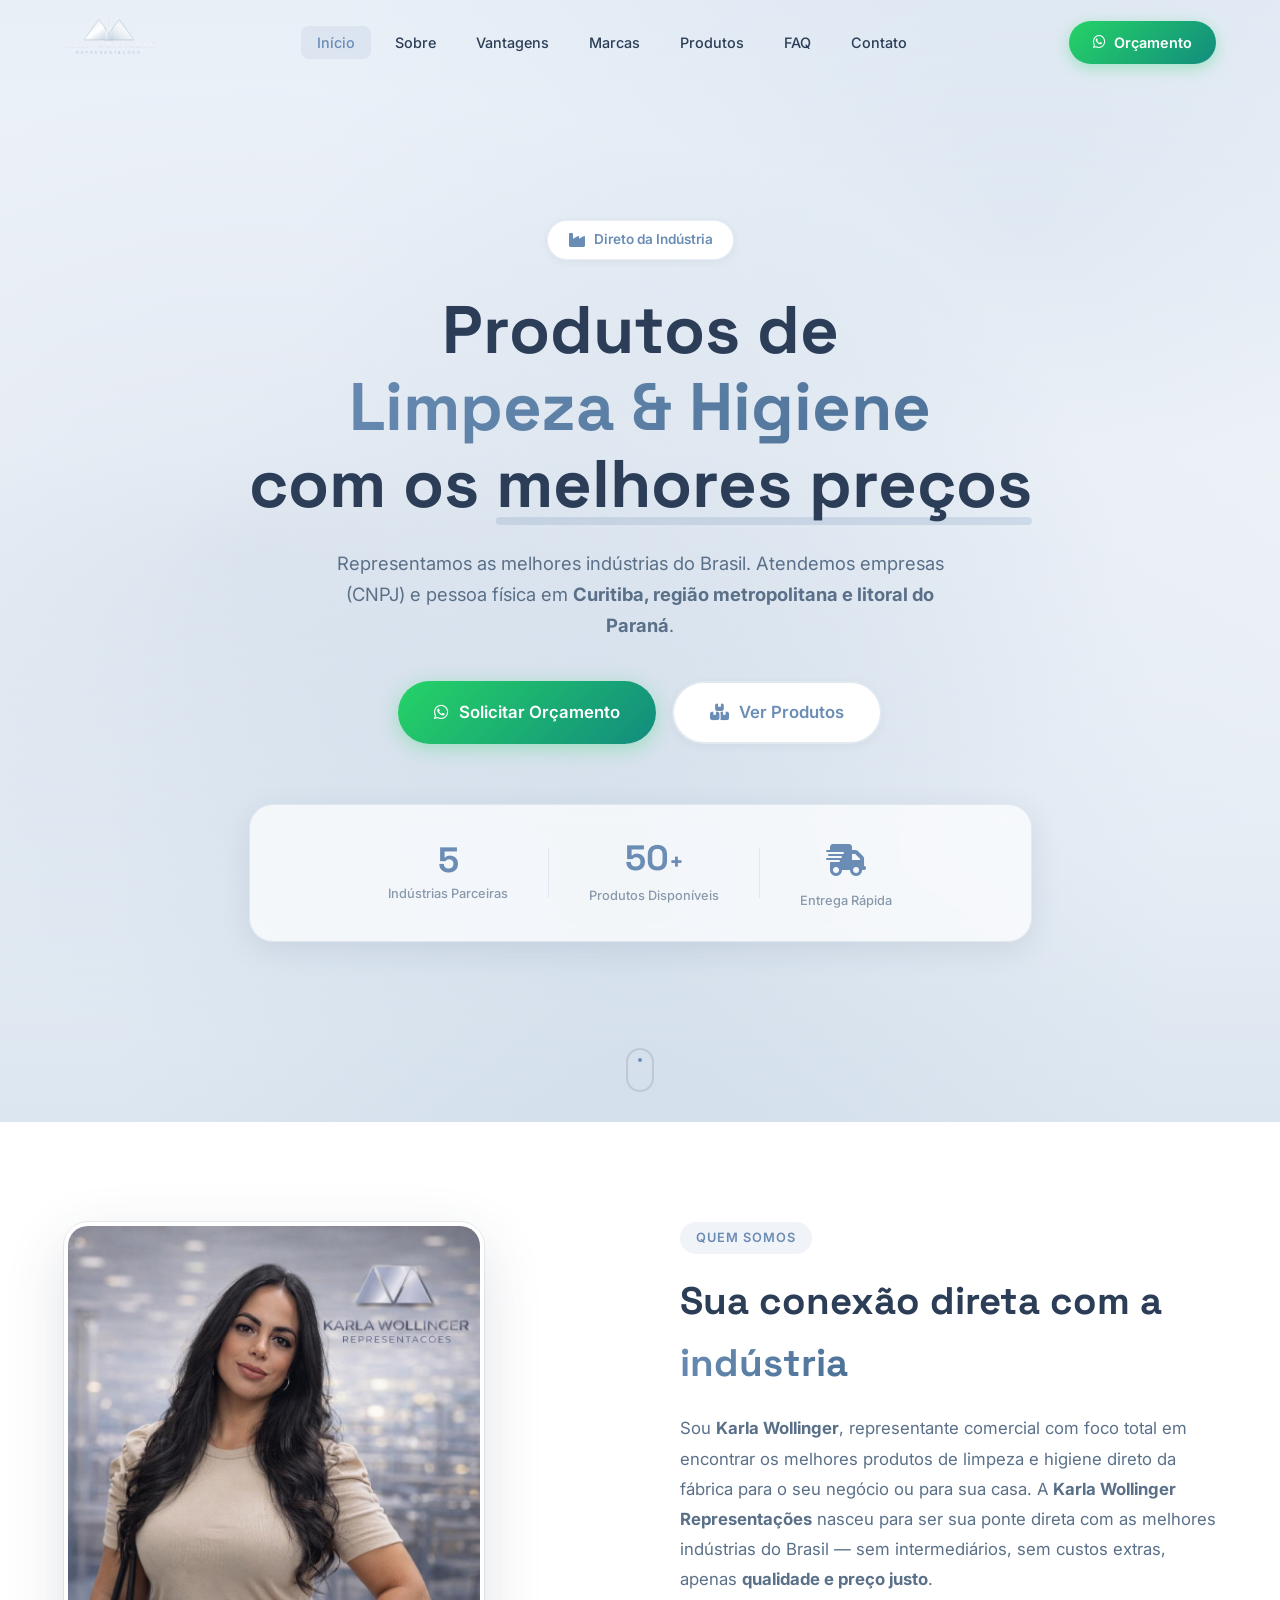
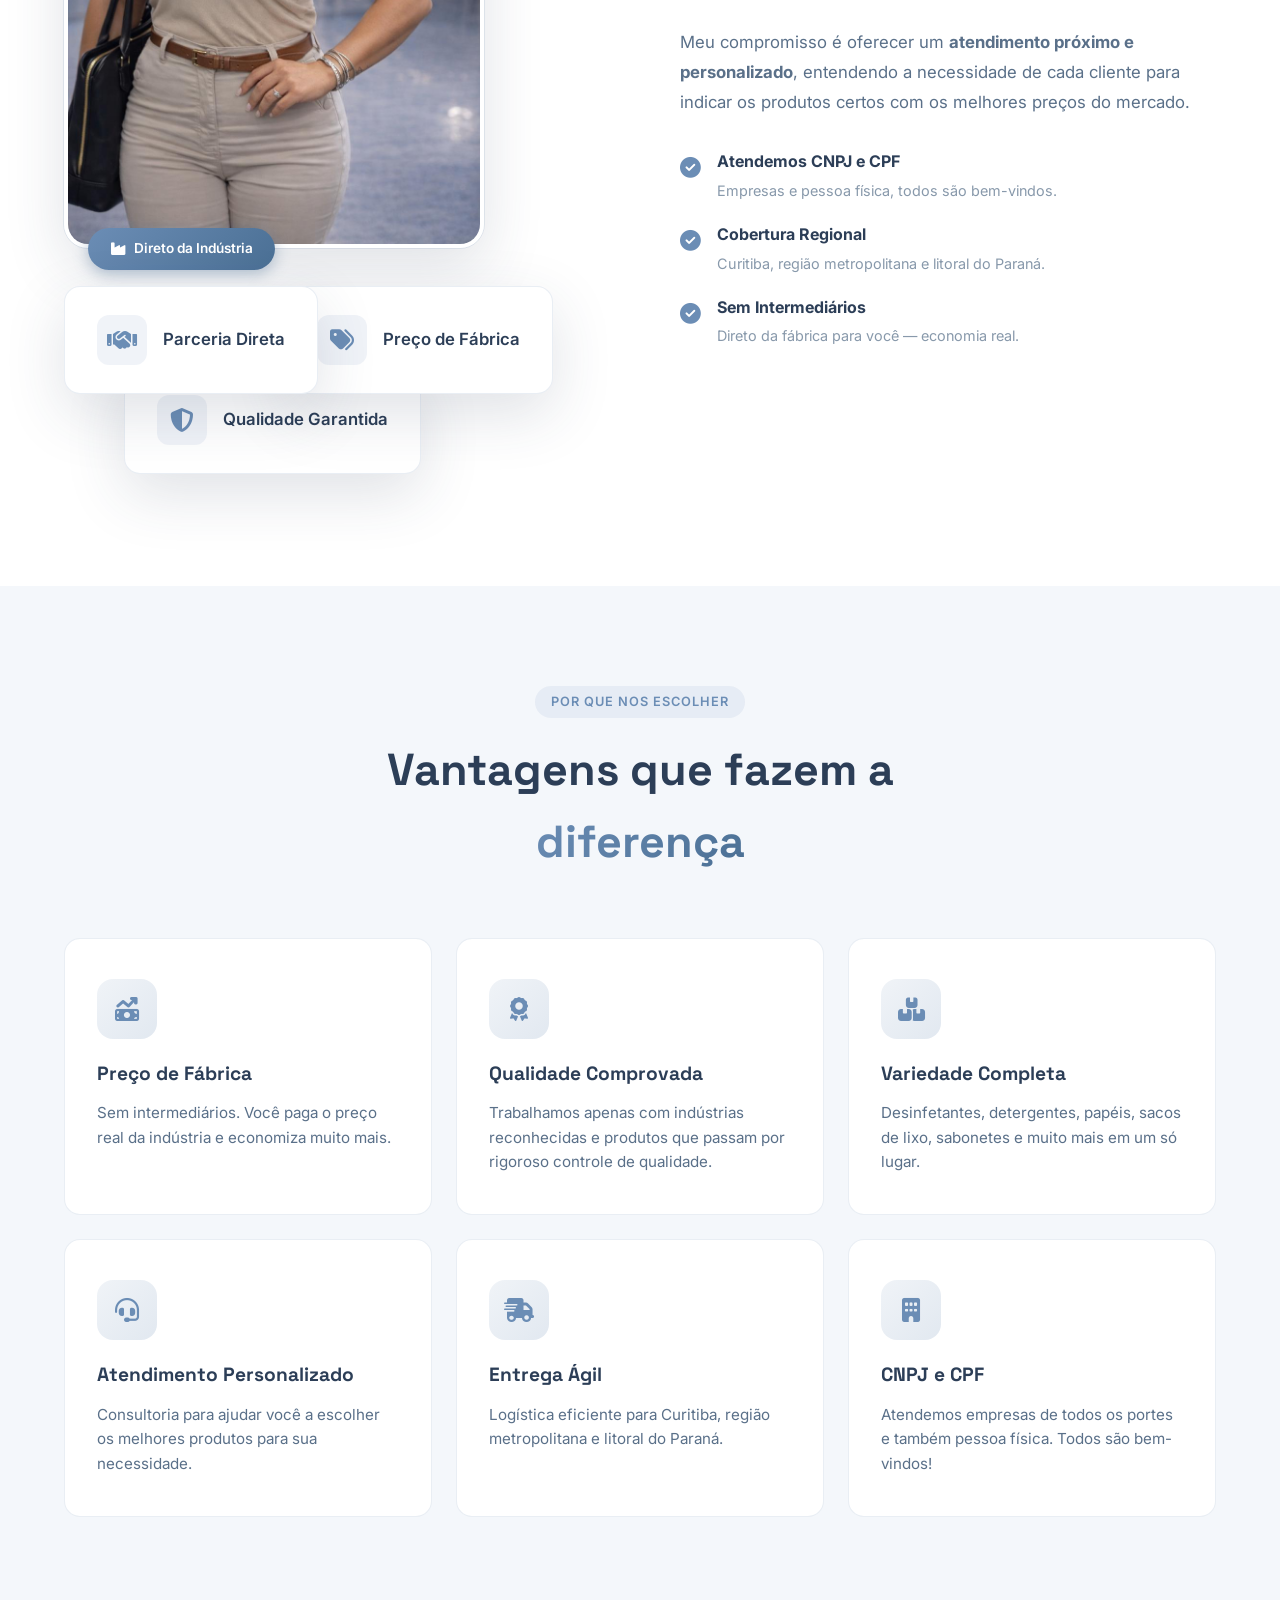
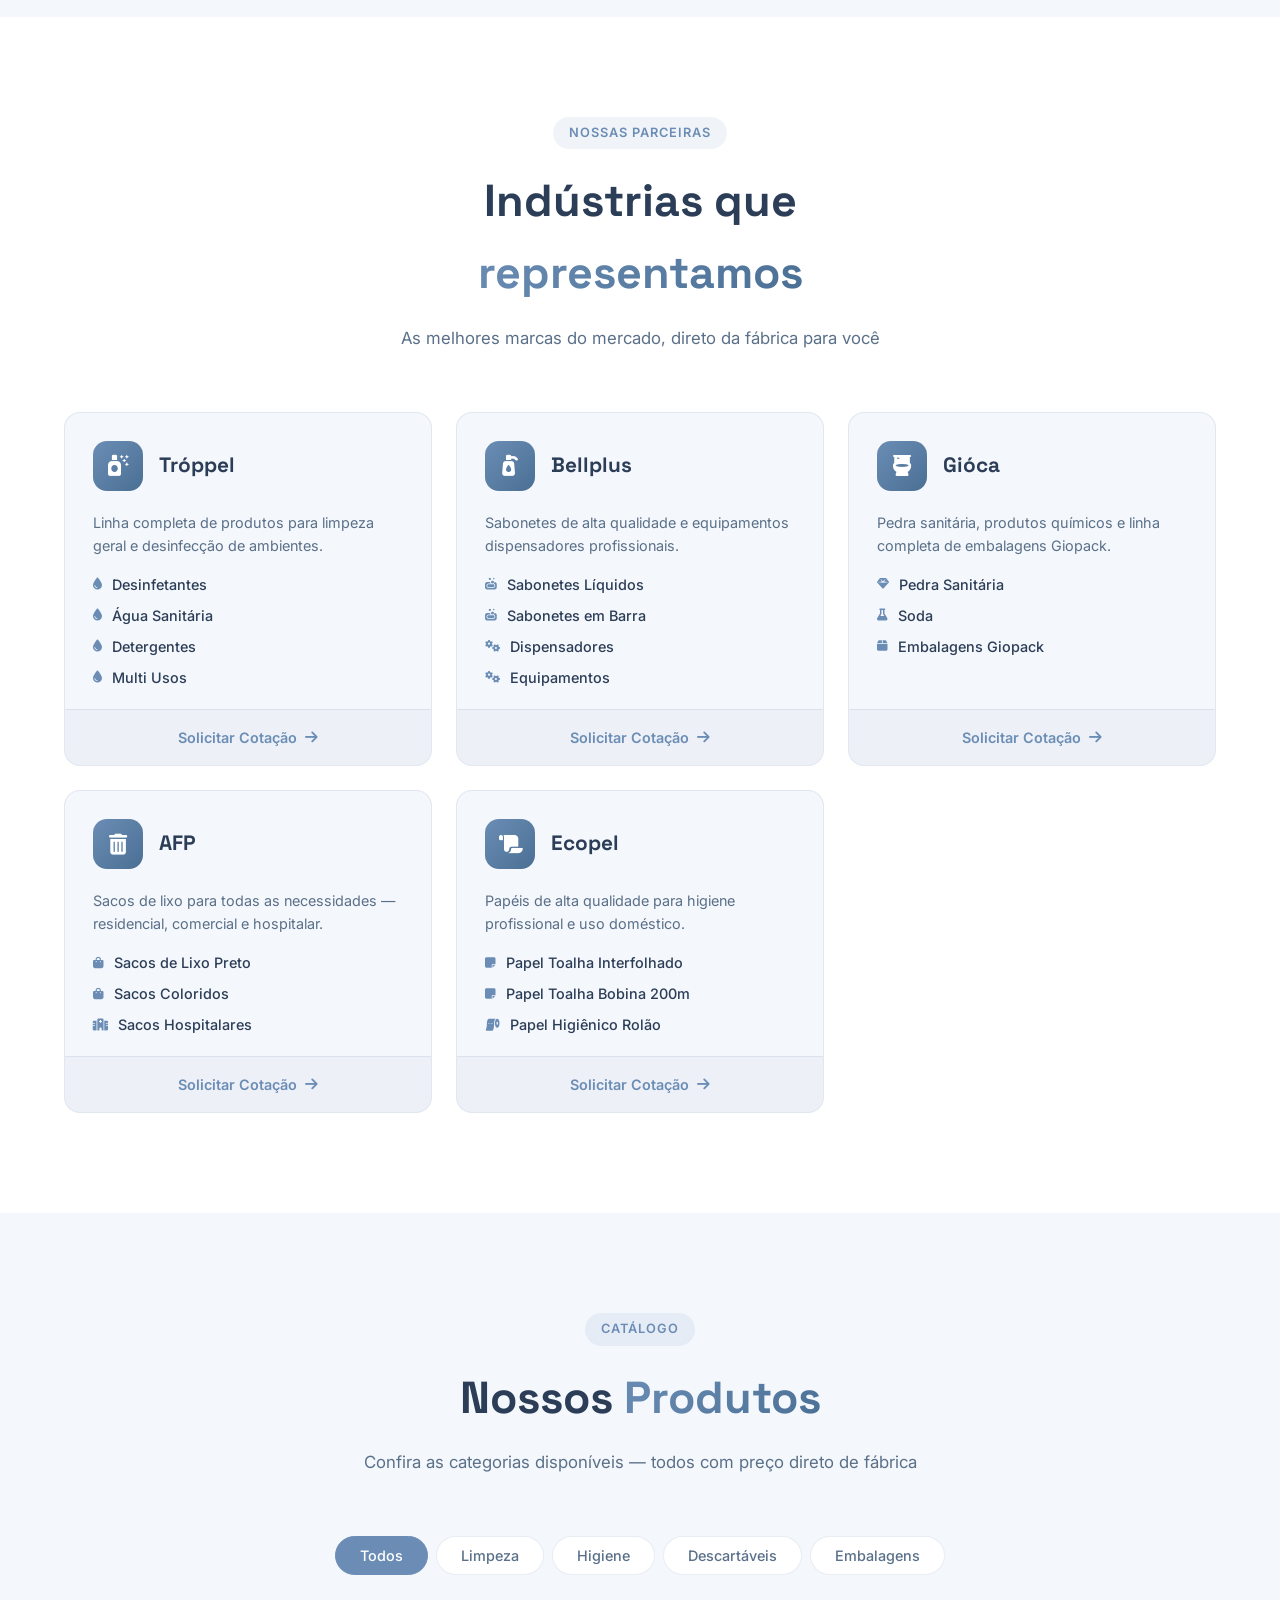
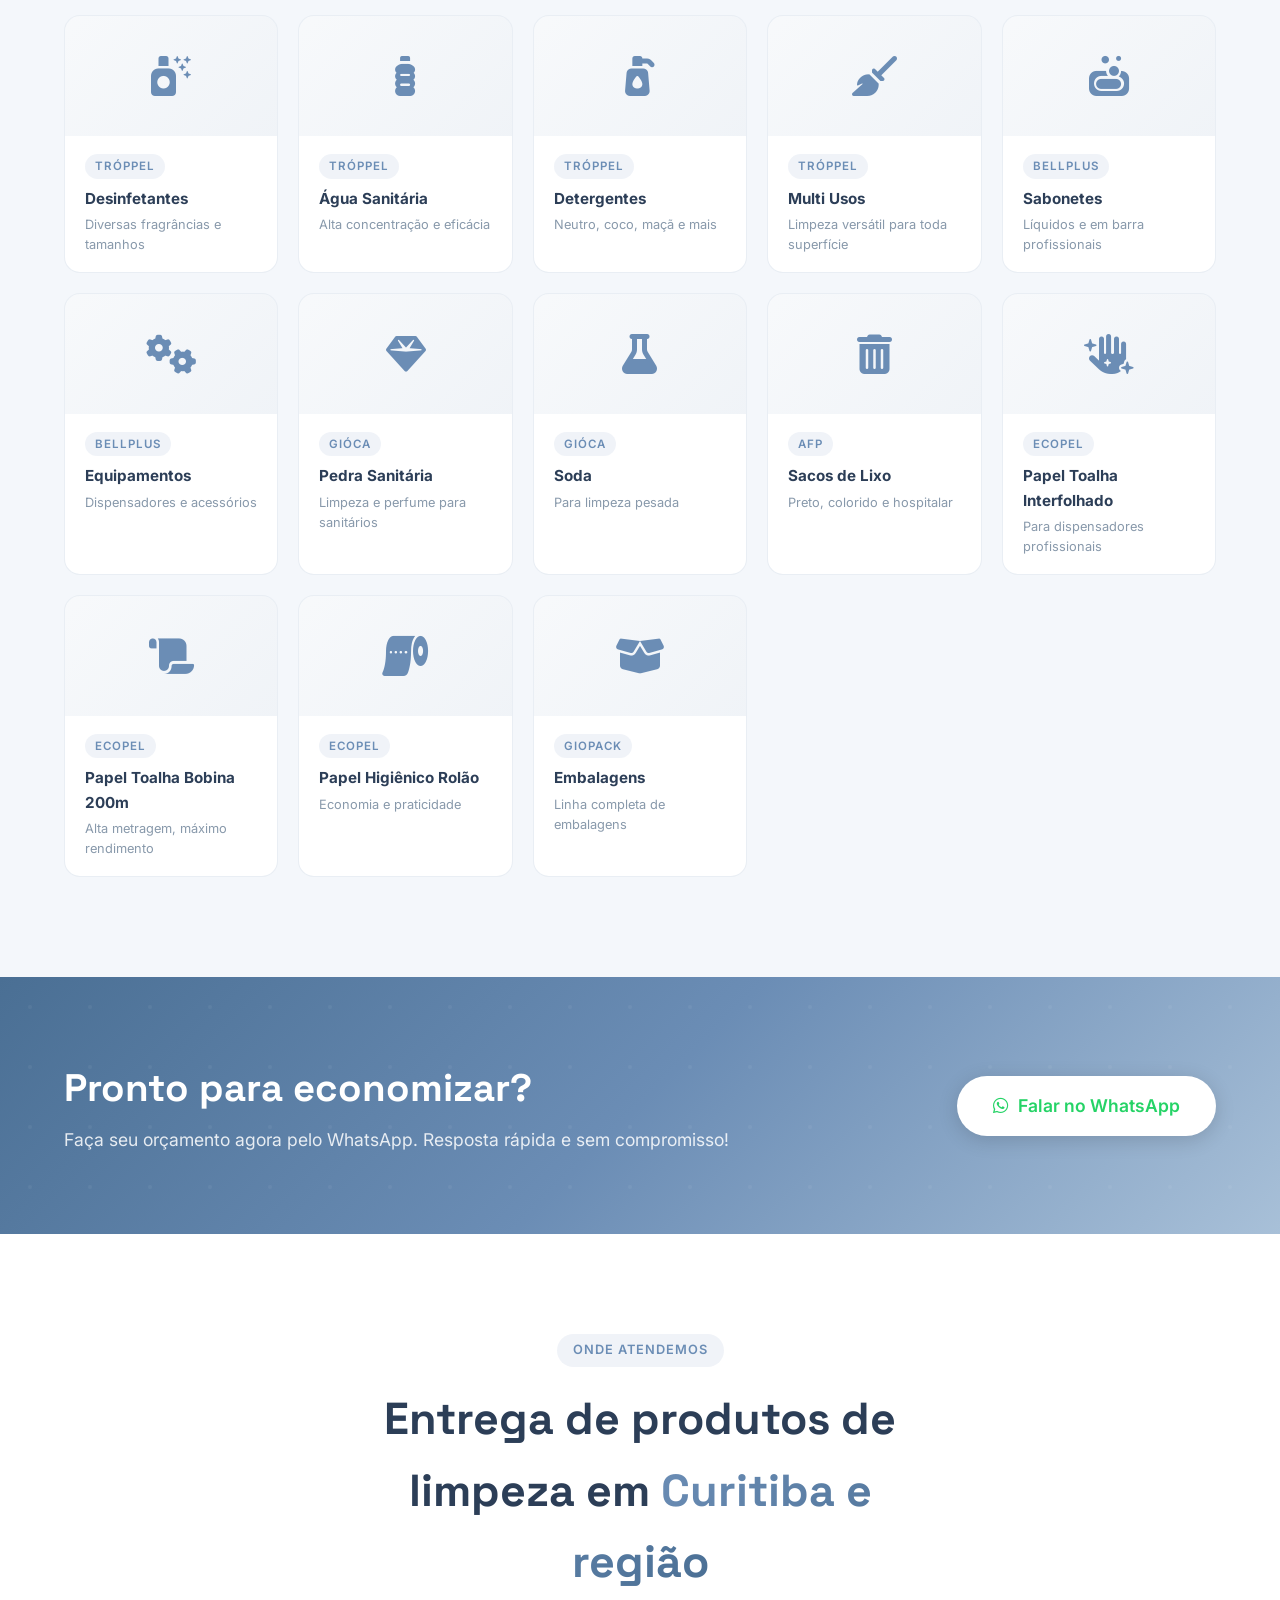
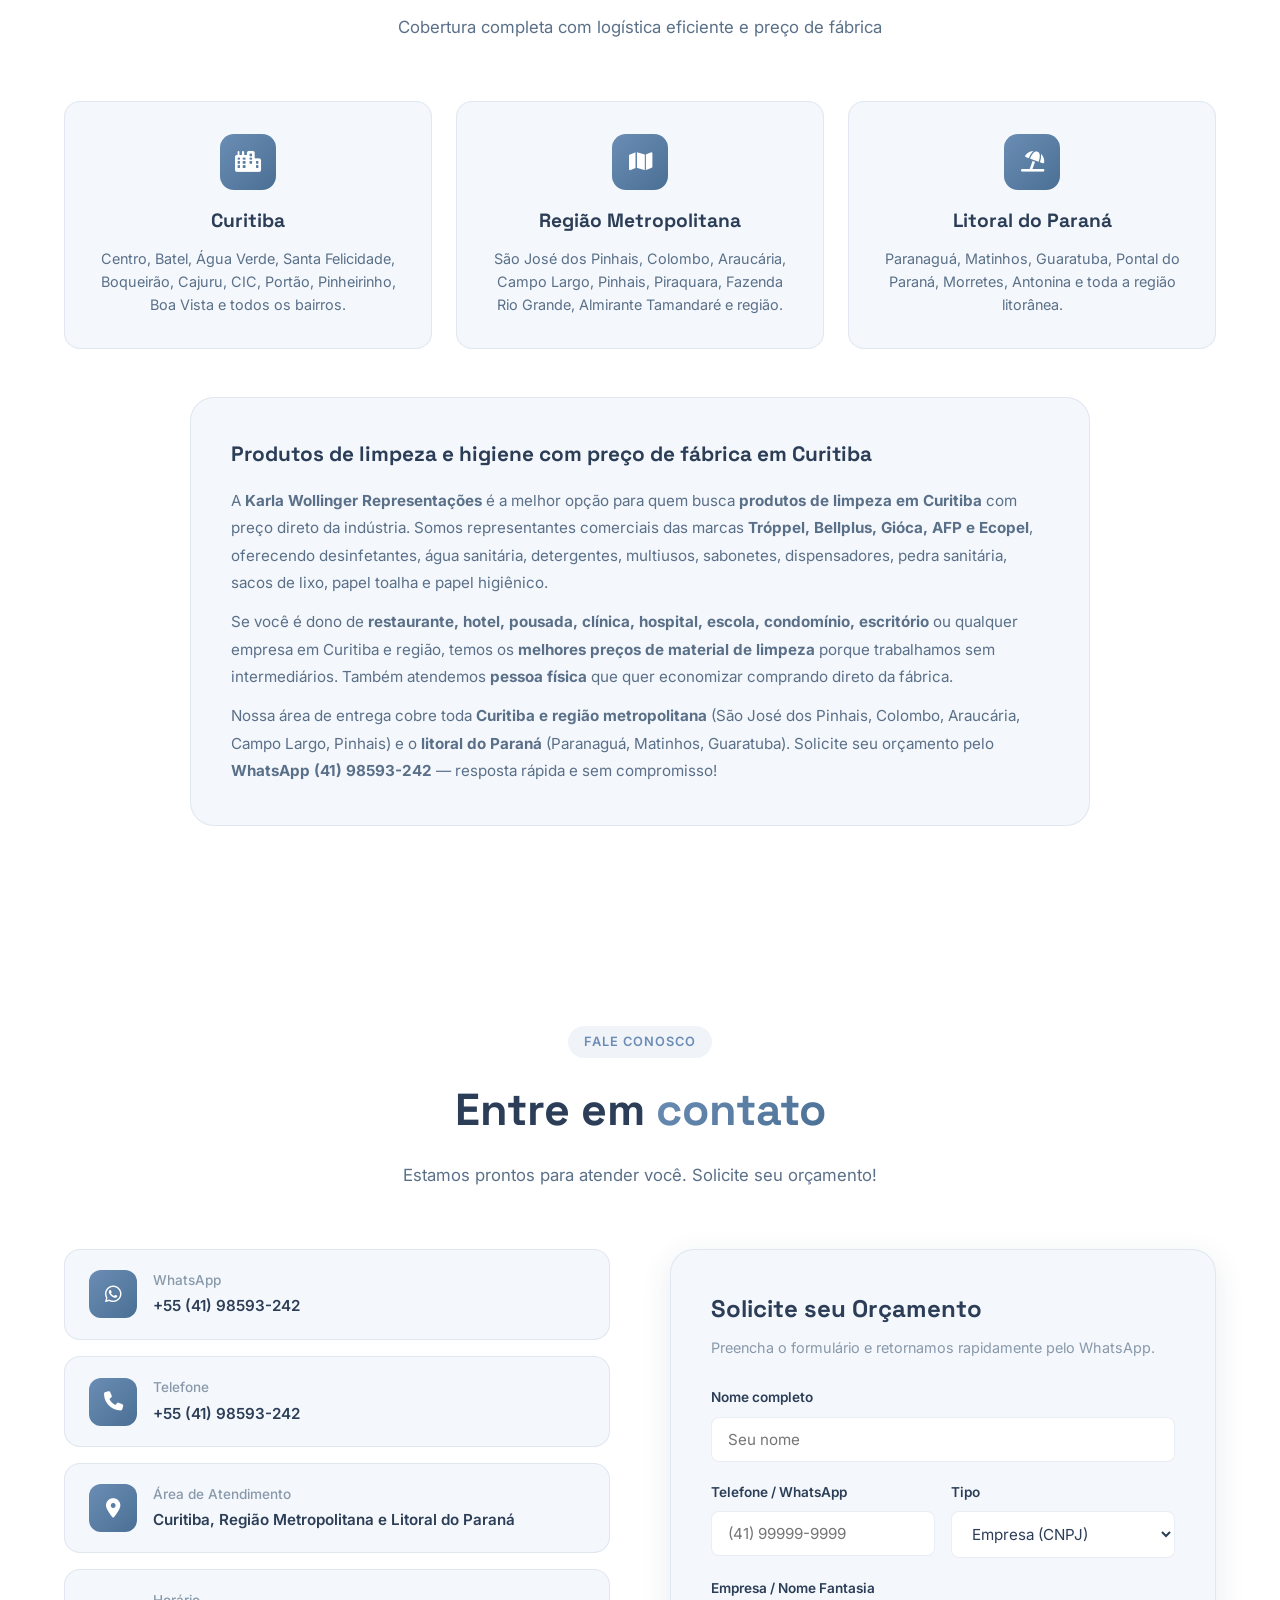
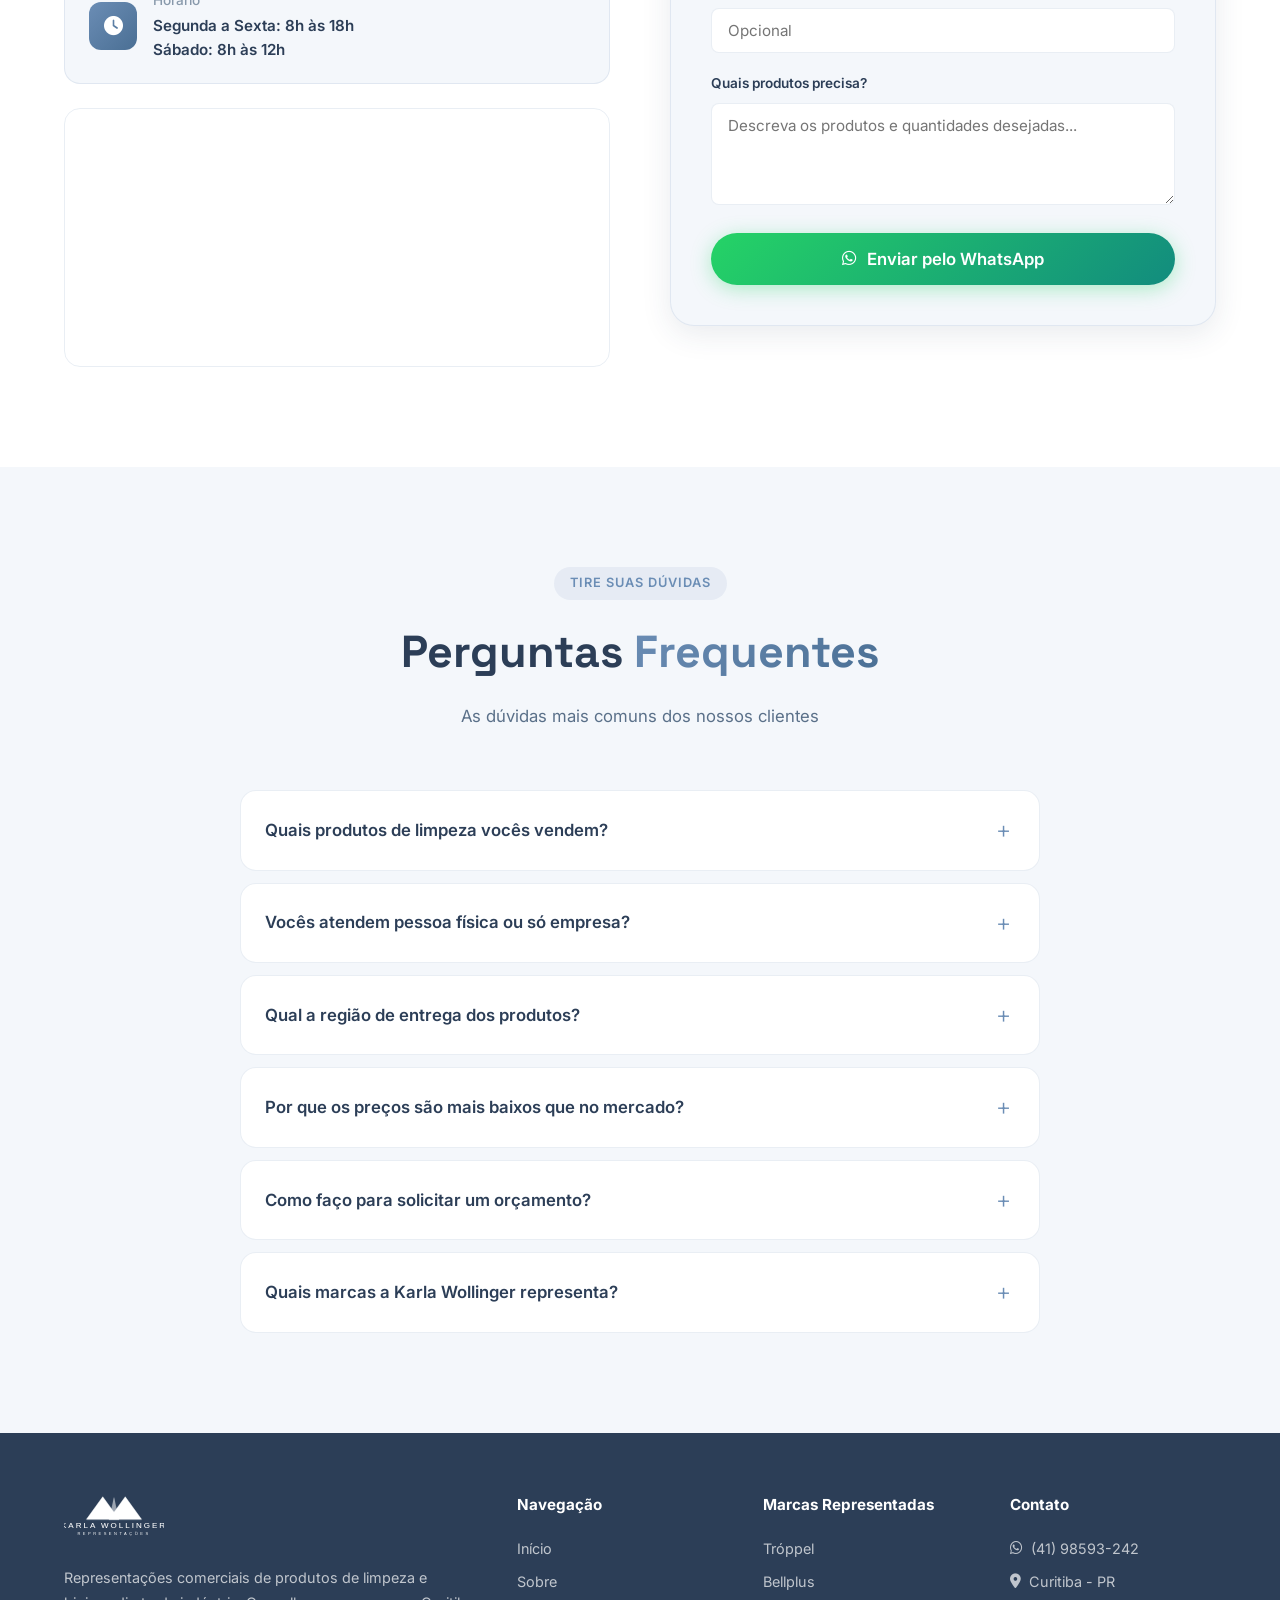
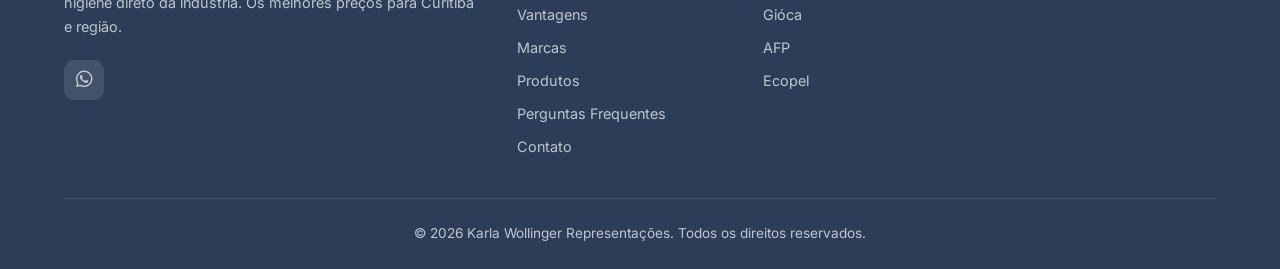
<file: index.html>
<!DOCTYPE html>
<html lang="pt-BR">
<head>
    <meta charset="UTF-8">
    <meta name="viewport" content="width=device-width, initial-scale=1.0">
    <title>Karla Wollinger Representações | Produtos de Limpeza e Higiene Direto da Indústria em Curitiba</title>
    <meta name="description" content="Produtos de limpeza e higiene direto da indústria com os melhores preços de Curitiba, região metropolitana e litoral do Paraná. Desinfetantes, detergentes, papel toalha, sacos de lixo, sabonetes. Atendemos CNPJ e CPF. Solicite orçamento pelo WhatsApp!">
    <meta name="keywords" content="produtos de limpeza Curitiba, material de limpeza direto da fábrica, desinfetante atacado Curitiba, detergente preço de fábrica, papel toalha interfolhado Paraná, sacos de lixo hospitalar, representante comercial limpeza, higiene profissional Curitiba, água sanitária atacado, produtos de limpeza litoral Paraná, Tróppel, Bellplus, Ecopel, AFP, Gióca, Karla Wollinger">
    <meta name="robots" content="index, follow, max-image-preview:large, max-snippet:-1, max-video-preview:-1">
    <meta name="author" content="Karla Wollinger Representações">
    <meta name="geo.region" content="BR-PR">
    <meta name="geo.placename" content="Curitiba">
    <link rel="canonical" href="https://karlawollinger.com.br/">

    <!-- Open Graph / Facebook -->
    <meta property="og:type" content="website">
    <meta property="og:locale" content="pt_BR">
    <meta property="og:url" content="https://karlawollinger.com.br/">
    <meta property="og:title" content="Karla Wollinger Representações | Produtos de Limpeza Direto da Indústria">
    <meta property="og:description" content="Produtos de limpeza e higiene direto da indústria. Melhores preços para Curitiba, região metropolitana e litoral do Paraná. Atendemos CNPJ e CPF!">
    <meta property="og:image" content="https://karlawollinger.com.br/og-image.jpg">
    <meta property="og:image:width" content="1200">
    <meta property="og:image:height" content="630">
    <meta property="og:site_name" content="Karla Wollinger Representações">

    <!-- Twitter -->
    <meta name="twitter:card" content="summary_large_image">
    <meta name="twitter:title" content="Karla Wollinger Representações | Produtos de Limpeza Direto da Indústria">
    <meta name="twitter:description" content="Produtos de limpeza e higiene direto da indústria. Melhores preços para Curitiba e região!">
    <meta name="twitter:image" content="https://karlawollinger.com.br/og-image.jpg">

    <!-- Favicon -->
    <link rel="icon" type="image/svg+xml" href="favicon.svg">
    <link rel="apple-touch-icon" href="favicon.svg">
    <meta name="theme-color" content="#4a6f94">

    <!-- Preconnect & Fonts -->
    <link rel="preconnect" href="https://fonts.googleapis.com">
    <link rel="preconnect" href="https://fonts.gstatic.com" crossorigin>
    <link rel="preconnect" href="https://cdnjs.cloudflare.com">
    <link href="https://fonts.googleapis.com/css2?family=Inter:wght@300;400;500;600;700;800;900&family=Space+Grotesk:wght@400;500;600;700&display=swap" rel="stylesheet">
    <link rel="stylesheet" href="https://cdnjs.cloudflare.com/ajax/libs/font-awesome/6.5.1/css/all.min.css">
    <link rel="stylesheet" href="style.css">

    <!-- Schema.org - LocalBusiness -->
    <script type="application/ld+json">
    {
        "@context": "https://schema.org",
        "@type": "LocalBusiness",
        "name": "Karla Wollinger Representações",
        "description": "Representações comerciais de produtos de limpeza e higiene direto da indústria. Desinfetantes, detergentes, papel toalha, sacos de lixo, sabonetes e equipamentos com preço de fábrica para Curitiba, região metropolitana e litoral do Paraná.",
        "url": "https://karlawollinger.com.br",
        "telephone": "+55-41-98593-242",
        "image": "https://karlawollinger.com.br/logo.svg",
        "logo": "https://karlawollinger.com.br/logo.svg",
        "priceRange": "$$",
        "currenciesAccepted": "BRL",
        "paymentAccepted": "Dinheiro, PIX, Transferência, Boleto",
        "areaServed": [
            {
                "@type": "City",
                "name": "Curitiba",
                "sameAs": "https://pt.wikipedia.org/wiki/Curitiba"
            },
            {
                "@type": "State",
                "name": "Paraná",
                "sameAs": "https://pt.wikipedia.org/wiki/Paran%C3%A1"
            }
        ],
        "address": {
            "@type": "PostalAddress",
            "addressLocality": "Curitiba",
            "addressRegion": "PR",
            "addressCountry": "BR"
        },
        "geo": {
            "@type": "GeoCoordinates",
            "latitude": "-25.4284",
            "longitude": "-49.2733"
        },
        "openingHoursSpecification": [
            {
                "@type": "OpeningHoursSpecification",
                "dayOfWeek": ["Monday","Tuesday","Wednesday","Thursday","Friday"],
                "opens": "08:00",
                "closes": "18:00"
            },
            {
                "@type": "OpeningHoursSpecification",
                "dayOfWeek": "Saturday",
                "opens": "08:00",
                "closes": "12:00"
            }
        ],
        "contactPoint": {
            "@type": "ContactPoint",
            "telephone": "+55-41-98593-242",
            "contactType": "sales",
            "availableLanguage": "Portuguese"
        },
        "sameAs": [],
        "hasOfferCatalog": {
            "@type": "OfferCatalog",
            "name": "Produtos de Limpeza e Higiene",
            "itemListElement": [
                {
                    "@type": "OfferCatalog",
                    "name": "Desinfetantes e Limpeza Geral",
                    "description": "Desinfetantes, água sanitária, detergentes e multiusos da marca Tróppel"
                },
                {
                    "@type": "OfferCatalog",
                    "name": "Sabonetes e Equipamentos",
                    "description": "Sabonetes líquidos, em barra e dispensadores profissionais Bellplus"
                },
                {
                    "@type": "OfferCatalog",
                    "name": "Papéis para Higiene",
                    "description": "Papel toalha interfolhado, bobina 200m e papel higiênico rolão Ecopel"
                },
                {
                    "@type": "OfferCatalog",
                    "name": "Sacos de Lixo",
                    "description": "Sacos de lixo preto, colorido e hospitalar AFP"
                },
                {
                    "@type": "OfferCatalog",
                    "name": "Produtos Sanitários e Embalagens",
                    "description": "Pedra sanitária, soda e embalagens Giopack da marca Gióca"
                }
            ]
        }
    }
    </script>

    <!-- Schema.org - FAQ -->
    <script type="application/ld+json">
    {
        "@context": "https://schema.org",
        "@type": "FAQPage",
        "mainEntity": [
            {
                "@type": "Question",
                "name": "Quais produtos de limpeza a Karla Wollinger Representações vende?",
                "acceptedAnswer": {
                    "@type": "Answer",
                    "text": "Trabalhamos com uma linha completa de produtos de limpeza e higiene: desinfetantes, água sanitária, detergentes, multiusos (Tróppel), sabonetes e dispensadores (Bellplus), pedra sanitária e embalagens (Gióca/Giopack), sacos de lixo preto, colorido e hospitalar (AFP), papel toalha interfolhado, bobina 200m e papel higiênico rolão (Ecopel). Todos direto da indústria."
                }
            },
            {
                "@type": "Question",
                "name": "Vocês atendem pessoa física ou só empresa?",
                "acceptedAnswer": {
                    "@type": "Answer",
                    "text": "Atendemos tanto empresas (CNPJ) quanto pessoa física (CPF). Todos são bem-vindos e têm acesso aos mesmos preços competitivos direto da indústria."
                }
            },
            {
                "@type": "Question",
                "name": "Qual a região de entrega dos produtos de limpeza?",
                "acceptedAnswer": {
                    "@type": "Answer",
                    "text": "Atendemos Curitiba, toda a região metropolitana e o litoral do Paraná com entrega rápida e logística eficiente."
                }
            },
            {
                "@type": "Question",
                "name": "Por que os preços são mais baixos que no mercado?",
                "acceptedAnswer": {
                    "@type": "Answer",
                    "text": "Nossos preços são mais baixos porque somos representantes comerciais diretos das indústrias. Não há intermediários — os produtos vêm direto da fábrica para você, eliminando custos extras de distribuidores e atacadistas."
                }
            },
            {
                "@type": "Question",
                "name": "Como faço para solicitar um orçamento?",
                "acceptedAnswer": {
                    "@type": "Answer",
                    "text": "Você pode solicitar um orçamento pelo WhatsApp (41) 98593-242 ou preenchendo o formulário no nosso site. Respondemos rapidamente e sem compromisso!"
                }
            },
            {
                "@type": "Question",
                "name": "Quais marcas a Karla Wollinger representa?",
                "acceptedAnswer": {
                    "@type": "Answer",
                    "text": "Representamos 5 indústrias reconhecidas: Tróppel (desinfetantes, água sanitária, detergentes), Bellplus (sabonetes e equipamentos), Gióca (pedra sanitária, soda e embalagens Giopack), AFP (sacos de lixo) e Ecopel (papéis para higiene)."
                }
            }
        ]
    }
    </script>

    <!-- Schema.org - BreadcrumbList -->
    <script type="application/ld+json">
    {
        "@context": "https://schema.org",
        "@type": "BreadcrumbList",
        "itemListElement": [
            {"@type": "ListItem", "position": 1, "name": "Início", "item": "https://karlawollinger.com.br/"},
            {"@type": "ListItem", "position": 2, "name": "Sobre", "item": "https://karlawollinger.com.br/#sobre"},
            {"@type": "ListItem", "position": 3, "name": "Marcas", "item": "https://karlawollinger.com.br/#marcas"},
            {"@type": "ListItem", "position": 4, "name": "Produtos", "item": "https://karlawollinger.com.br/#produtos"},
            {"@type": "ListItem", "position": 5, "name": "Contato", "item": "https://karlawollinger.com.br/#contato"}
        ]
    }
    </script>

    <!-- Schema.org - Organization -->
    <script type="application/ld+json">
    {
        "@context": "https://schema.org",
        "@type": "Organization",
        "name": "Karla Wollinger Representações",
        "url": "https://karlawollinger.com.br",
        "logo": "https://karlawollinger.com.br/logo.svg",
        "description": "Representações comerciais de produtos de limpeza e higiene direto da indústria em Curitiba e região.",
        "contactPoint": {
            "@type": "ContactPoint",
            "telephone": "+55-41-98593-242",
            "contactType": "sales",
            "areaServed": "BR-PR",
            "availableLanguage": "Portuguese"
        }
    }
    </script>
</head>
<body>
    <!-- Loader -->
    <div id="loader">
        <div class="loader-content">
            <div class="loader-logo">
                <svg viewBox="0 0 120 100" class="loader-svg">
                    <polygon points="60,5 115,90 5,90" fill="none" stroke="url(#loaderGrad)" stroke-width="2" class="triangle-path"/>
                    <polygon points="60,30 90,80 30,80" fill="none" stroke="url(#loaderGrad)" stroke-width="2" class="triangle-path-inner"/>
                    <defs>
                        <linearGradient id="loaderGrad" x1="0%" y1="0%" x2="100%" y2="100%">
                            <stop offset="0%" style="stop-color:#a8c0d8"/>
                            <stop offset="100%" style="stop-color:#d4e0ed"/>
                        </linearGradient>
                    </defs>
                </svg>
            </div>
        </div>
    </div>

    <!-- Navigation -->
    <header>
    <nav id="navbar" aria-label="Navegação principal">
        <div class="nav-container">
            <a href="#hero" class="nav-logo">
                <img src="logo.svg" alt="Karla Wollinger Representações" class="nav-logo-img">
            </a>
            <ul class="nav-menu" id="navMenu">
                <li><a href="#hero" class="nav-link active">Início</a></li>
                <li><a href="#sobre" class="nav-link">Sobre</a></li>
                <li><a href="#vantagens" class="nav-link">Vantagens</a></li>
                <li><a href="#marcas" class="nav-link">Marcas</a></li>
                <li><a href="#produtos" class="nav-link">Produtos</a></li>
                <li><a href="#faq" class="nav-link">FAQ</a></li>
                <li><a href="#contato" class="nav-link">Contato</a></li>
            </ul>
            <a href="https://wa.me/554198593242?text=Olá!%20Gostaria%20de%20fazer%20um%20orçamento." class="nav-cta" target="_blank" rel="noopener noreferrer">
                <i class="fab fa-whatsapp"></i> Orçamento
            </a>
            <button class="nav-toggle" id="navToggle" aria-label="Abrir menu">
                <span></span><span></span><span></span>
            </button>
        </div>
    </nav>
    </header>

    <main>
    <!-- Hero Section -->
    <section id="hero">
        <div class="hero-bg">
            <div class="hero-particles" id="particles"></div>
            <div class="hero-gradient"></div>
        </div>
        <div class="hero-content">
            <div class="hero-badge" data-aos="fade-down">
                <i class="fas fa-industry"></i> Direto da Indústria
            </div>
            <h1 data-aos="fade-up">
                <span class="hero-line">Produtos de</span>
                <span class="hero-line highlight">Limpeza & Higiene</span>
                <span class="hero-line">com os <em>melhores preços</em></span>
            </h1>
            <p class="hero-subtitle" data-aos="fade-up" data-aos-delay="200">
                Representamos as melhores indústrias do Brasil. Atendemos empresas (CNPJ) e pessoa física em <strong>Curitiba, região metropolitana e litoral do Paraná</strong>.
            </p>
            <div class="hero-actions" data-aos="fade-up" data-aos-delay="400">
                <a href="https://wa.me/554198593242?text=Olá!%20Gostaria%20de%20fazer%20um%20orçamento." class="btn btn-primary btn-lg" target="_blank" rel="noopener noreferrer">
                    <i class="fab fa-whatsapp"></i> Solicitar Orçamento
                </a>
                <a href="#marcas" class="btn btn-outline btn-lg">
                    <i class="fas fa-boxes-stacked"></i> Ver Produtos
                </a>
            </div>
            <div class="hero-stats" data-aos="fade-up" data-aos-delay="600">
                <div class="stat">
                    <span class="stat-number" data-count="5">0</span>
                    <span class="stat-label">Indústrias Parceiras</span>
                </div>
                <div class="stat-divider"></div>
                <div class="stat">
                    <span class="stat-number" data-count="50">0</span><span class="stat-plus">+</span>
                    <span class="stat-label">Produtos Disponíveis</span>
                </div>
                <div class="stat-divider"></div>
                <div class="stat">
                    <span class="stat-icon"><i class="fas fa-truck-fast"></i></span>
                    <span class="stat-label">Entrega Rápida</span>
                </div>
            </div>
        </div>
        <div class="hero-scroll">
            <a href="#sobre"><span></span></a>
        </div>
    </section>

    <!-- Sobre Section -->
    <section id="sobre">
        <div class="container">
            <div class="sobre-grid">
                <div class="sobre-visual" data-aos="fade-right">
                    <div class="sobre-foto-wrap">
                        <img src="imagens/karla.jpeg" alt="Karla Wollinger - Representante Comercial de Produtos de Limpeza em Curitiba" class="sobre-foto" loading="lazy" width="480" height="480">
                        <div class="sobre-foto-badge">
                            <i class="fas fa-industry"></i> Direto da Indústria
                        </div>
                    </div>
                    <div class="sobre-card-stack">
                        <div class="sobre-card card-1">
                            <i class="fas fa-handshake"></i>
                            <span>Parceria Direta</span>
                        </div>
                        <div class="sobre-card card-2">
                            <i class="fas fa-tags"></i>
                            <span>Preço de Fábrica</span>
                        </div>
                        <div class="sobre-card card-3">
                            <i class="fas fa-shield-halved"></i>
                            <span>Qualidade Garantida</span>
                        </div>
                    </div>
                </div>
                <div class="sobre-text" data-aos="fade-left">
                    <span class="section-tag">Quem Somos</span>
                    <h2>Sua conexão direta com a <span class="text-gradient">indústria</span></h2>
                    <p class="sobre-desc">
                        Sou <strong>Karla Wollinger</strong>, representante comercial com foco total em encontrar os melhores produtos de limpeza e higiene direto da fábrica para o seu negócio ou para sua casa. A <strong>Karla Wollinger Representações</strong> nasceu para ser sua ponte direta com as melhores indústrias do Brasil — sem intermediários, sem custos extras, apenas <strong>qualidade e preço justo</strong>.
                    </p>
                    <p class="sobre-desc">
                        Meu compromisso é oferecer um <strong>atendimento próximo e personalizado</strong>, entendendo a necessidade de cada cliente para indicar os produtos certos com os melhores preços do mercado.
                    </p>
                    <div class="sobre-features">
                        <div class="feature">
                            <div class="feature-icon"><i class="fas fa-check-circle"></i></div>
                            <div>
                                <h4>Atendemos CNPJ e CPF</h4>
                                <p>Empresas e pessoa física, todos são bem-vindos.</p>
                            </div>
                        </div>
                        <div class="feature">
                            <div class="feature-icon"><i class="fas fa-check-circle"></i></div>
                            <div>
                                <h4>Cobertura Regional</h4>
                                <p>Curitiba, região metropolitana e litoral do Paraná.</p>
                            </div>
                        </div>
                        <div class="feature">
                            <div class="feature-icon"><i class="fas fa-check-circle"></i></div>
                            <div>
                                <h4>Sem Intermediários</h4>
                                <p>Direto da fábrica para você — economia real.</p>
                            </div>
                        </div>
                    </div>
                </div>
            </div>
        </div>
    </section>

    <!-- Vantagens Section -->
    <section id="vantagens">
        <div class="container">
            <div class="section-header" data-aos="fade-up">
                <span class="section-tag">Por que nos escolher</span>
                <h2>Vantagens que fazem a <span class="text-gradient">diferença</span></h2>
            </div>
            <div class="vantagens-grid">
                <div class="vantagem-card" data-aos="fade-up" data-aos-delay="0">
                    <div class="vantagem-icon">
                        <i class="fas fa-money-bill-trend-up"></i>
                    </div>
                    <h3>Preço de Fábrica</h3>
                    <p>Sem intermediários. Você paga o preço real da indústria e economiza muito mais.</p>
                </div>
                <div class="vantagem-card" data-aos="fade-up" data-aos-delay="100">
                    <div class="vantagem-icon">
                        <i class="fas fa-award"></i>
                    </div>
                    <h3>Qualidade Comprovada</h3>
                    <p>Trabalhamos apenas com indústrias reconhecidas e produtos que passam por rigoroso controle de qualidade.</p>
                </div>
                <div class="vantagem-card" data-aos="fade-up" data-aos-delay="200">
                    <div class="vantagem-icon">
                        <i class="fas fa-boxes-stacked"></i>
                    </div>
                    <h3>Variedade Completa</h3>
                    <p>Desinfetantes, detergentes, papéis, sacos de lixo, sabonetes e muito mais em um só lugar.</p>
                </div>
                <div class="vantagem-card" data-aos="fade-up" data-aos-delay="300">
                    <div class="vantagem-icon">
                        <i class="fas fa-headset"></i>
                    </div>
                    <h3>Atendimento Personalizado</h3>
                    <p>Consultoria para ajudar você a escolher os melhores produtos para sua necessidade.</p>
                </div>
                <div class="vantagem-card" data-aos="fade-up" data-aos-delay="400">
                    <div class="vantagem-icon">
                        <i class="fas fa-truck-fast"></i>
                    </div>
                    <h3>Entrega Ágil</h3>
                    <p>Logística eficiente para Curitiba, região metropolitana e litoral do Paraná.</p>
                </div>
                <div class="vantagem-card" data-aos="fade-up" data-aos-delay="500">
                    <div class="vantagem-icon">
                        <i class="fas fa-building"></i>
                    </div>
                    <h3>CNPJ e CPF</h3>
                    <p>Atendemos empresas de todos os portes e também pessoa física. Todos são bem-vindos!</p>
                </div>
            </div>
        </div>
    </section>

    <!-- Marcas Section -->
    <section id="marcas">
        <div class="container">
            <div class="section-header" data-aos="fade-up">
                <span class="section-tag">Nossas Parceiras</span>
                <h2>Indústrias que <span class="text-gradient">representamos</span></h2>
                <p class="section-subtitle">As melhores marcas do mercado, direto da fábrica para você</p>
            </div>
            <div class="marcas-grid">
                <!-- Tróppel -->
                <div class="marca-card" data-aos="fade-up" data-aos-delay="0">
                    <div class="marca-header">
                        <div class="marca-icon-wrap">
                            <i class="fas fa-spray-can-sparkles"></i>
                        </div>
                        <h3>Tróppel</h3>
                    </div>
                    <div class="marca-body">
                        <p class="marca-desc">Linha completa de produtos para limpeza geral e desinfecção de ambientes.</p>
                        <ul class="marca-products">
                            <li><i class="fas fa-droplet"></i> Desinfetantes</li>
                            <li><i class="fas fa-droplet"></i> Água Sanitária</li>
                            <li><i class="fas fa-droplet"></i> Detergentes</li>
                            <li><i class="fas fa-droplet"></i> Multi Usos</li>
                        </ul>
                    </div>
                    <a href="https://wa.me/554198593242?text=Olá!%20Gostaria%20de%20saber%20mais%20sobre%20os%20produtos%20Tróppel." class="marca-cta" target="_blank" rel="noopener noreferrer">
                        Solicitar Cotação <i class="fas fa-arrow-right"></i>
                    </a>
                </div>

                <!-- Bellplus -->
                <div class="marca-card" data-aos="fade-up" data-aos-delay="100">
                    <div class="marca-header">
                        <div class="marca-icon-wrap">
                            <i class="fas fa-pump-soap"></i>
                        </div>
                        <h3>Bellplus</h3>
                    </div>
                    <div class="marca-body">
                        <p class="marca-desc">Sabonetes de alta qualidade e equipamentos dispensadores profissionais.</p>
                        <ul class="marca-products">
                            <li><i class="fas fa-soap"></i> Sabonetes Líquidos</li>
                            <li><i class="fas fa-soap"></i> Sabonetes em Barra</li>
                            <li><i class="fas fa-gears"></i> Dispensadores</li>
                            <li><i class="fas fa-gears"></i> Equipamentos</li>
                        </ul>
                    </div>
                    <a href="https://wa.me/554198593242?text=Olá!%20Gostaria%20de%20saber%20mais%20sobre%20os%20produtos%20Bellplus." class="marca-cta" target="_blank" rel="noopener noreferrer">
                        Solicitar Cotação <i class="fas fa-arrow-right"></i>
                    </a>
                </div>

                <!-- Gióca -->
                <div class="marca-card" data-aos="fade-up" data-aos-delay="200">
                    <div class="marca-header">
                        <div class="marca-icon-wrap">
                            <i class="fas fa-toilet"></i>
                        </div>
                        <h3>Gióca</h3>
                    </div>
                    <div class="marca-body">
                        <p class="marca-desc">Pedra sanitária, produtos químicos e linha completa de embalagens Giopack.</p>
                        <ul class="marca-products">
                            <li><i class="fas fa-gem"></i> Pedra Sanitária</li>
                            <li><i class="fas fa-flask"></i> Soda</li>
                            <li><i class="fas fa-box"></i> Embalagens Giopack</li>
                        </ul>
                    </div>
                    <a href="https://wa.me/554198593242?text=Olá!%20Gostaria%20de%20saber%20mais%20sobre%20os%20produtos%20Gióca." class="marca-cta" target="_blank" rel="noopener noreferrer">
                        Solicitar Cotação <i class="fas fa-arrow-right"></i>
                    </a>
                </div>

                <!-- AFP -->
                <div class="marca-card" data-aos="fade-up" data-aos-delay="300">
                    <div class="marca-header">
                        <div class="marca-icon-wrap">
                            <i class="fas fa-trash-can"></i>
                        </div>
                        <h3>AFP</h3>
                    </div>
                    <div class="marca-body">
                        <p class="marca-desc">Sacos de lixo para todas as necessidades — residencial, comercial e hospitalar.</p>
                        <ul class="marca-products">
                            <li><i class="fas fa-bag-shopping"></i> Sacos de Lixo Preto</li>
                            <li><i class="fas fa-bag-shopping"></i> Sacos Coloridos</li>
                            <li><i class="fas fa-hospital"></i> Sacos Hospitalares</li>
                        </ul>
                    </div>
                    <a href="https://wa.me/554198593242?text=Olá!%20Gostaria%20de%20saber%20mais%20sobre%20os%20produtos%20AFP." class="marca-cta" target="_blank" rel="noopener noreferrer">
                        Solicitar Cotação <i class="fas fa-arrow-right"></i>
                    </a>
                </div>

                <!-- Ecopel -->
                <div class="marca-card" data-aos="fade-up" data-aos-delay="400">
                    <div class="marca-header">
                        <div class="marca-icon-wrap">
                            <i class="fas fa-scroll"></i>
                        </div>
                        <h3>Ecopel</h3>
                    </div>
                    <div class="marca-body">
                        <p class="marca-desc">Papéis de alta qualidade para higiene profissional e uso doméstico.</p>
                        <ul class="marca-products">
                            <li><i class="fas fa-note-sticky"></i> Papel Toalha Interfolhado</li>
                            <li><i class="fas fa-note-sticky"></i> Papel Toalha Bobina 200m</li>
                            <li><i class="fas fa-toilet-paper"></i> Papel Higiênico Rolão</li>
                        </ul>
                    </div>
                    <a href="https://wa.me/554198593242?text=Olá!%20Gostaria%20de%20saber%20mais%20sobre%20os%20produtos%20Ecopel." class="marca-cta" target="_blank" rel="noopener noreferrer">
                        Solicitar Cotação <i class="fas fa-arrow-right"></i>
                    </a>
                </div>
            </div>
        </div>
    </section>

    <!-- Produtos Catálogo Section -->
    <section id="produtos">
        <div class="container">
            <div class="section-header" data-aos="fade-up">
                <span class="section-tag">Catálogo</span>
                <h2>Nossos <span class="text-gradient">Produtos</span></h2>
                <p class="section-subtitle">Confira as categorias disponíveis — todos com preço direto de fábrica</p>
            </div>
            <div class="filter-bar" data-aos="fade-up">
                <button class="filter-btn active" data-filter="all">Todos</button>
                <button class="filter-btn" data-filter="limpeza">Limpeza</button>
                <button class="filter-btn" data-filter="higiene">Higiene</button>
                <button class="filter-btn" data-filter="descartaveis">Descartáveis</button>
                <button class="filter-btn" data-filter="embalagens">Embalagens</button>
            </div>
            <div class="produtos-grid">
                <div class="produto-card" data-category="limpeza" data-aos="zoom-in" data-aos-delay="0">
                    <div class="produto-img">
                        <i class="fas fa-spray-can-sparkles"></i>
                    </div>
                    <div class="produto-info">
                        <span class="produto-marca">Tróppel</span>
                        <h4>Desinfetantes</h4>
                        <p>Diversas fragrâncias e tamanhos</p>
                    </div>
                </div>
                <div class="produto-card" data-category="limpeza" data-aos="zoom-in" data-aos-delay="50">
                    <div class="produto-img">
                        <i class="fas fa-bottle-water"></i>
                    </div>
                    <div class="produto-info">
                        <span class="produto-marca">Tróppel</span>
                        <h4>Água Sanitária</h4>
                        <p>Alta concentração e eficácia</p>
                    </div>
                </div>
                <div class="produto-card" data-category="limpeza" data-aos="zoom-in" data-aos-delay="100">
                    <div class="produto-img">
                        <i class="fas fa-pump-soap"></i>
                    </div>
                    <div class="produto-info">
                        <span class="produto-marca">Tróppel</span>
                        <h4>Detergentes</h4>
                        <p>Neutro, coco, maçã e mais</p>
                    </div>
                </div>
                <div class="produto-card" data-category="limpeza" data-aos="zoom-in" data-aos-delay="150">
                    <div class="produto-img">
                        <i class="fas fa-broom"></i>
                    </div>
                    <div class="produto-info">
                        <span class="produto-marca">Tróppel</span>
                        <h4>Multi Usos</h4>
                        <p>Limpeza versátil para toda superfície</p>
                    </div>
                </div>
                <div class="produto-card" data-category="higiene" data-aos="zoom-in" data-aos-delay="0">
                    <div class="produto-img">
                        <i class="fas fa-soap"></i>
                    </div>
                    <div class="produto-info">
                        <span class="produto-marca">Bellplus</span>
                        <h4>Sabonetes</h4>
                        <p>Líquidos e em barra profissionais</p>
                    </div>
                </div>
                <div class="produto-card" data-category="higiene" data-aos="zoom-in" data-aos-delay="50">
                    <div class="produto-img">
                        <i class="fas fa-gears"></i>
                    </div>
                    <div class="produto-info">
                        <span class="produto-marca">Bellplus</span>
                        <h4>Equipamentos</h4>
                        <p>Dispensadores e acessórios</p>
                    </div>
                </div>
                <div class="produto-card" data-category="limpeza" data-aos="zoom-in" data-aos-delay="100">
                    <div class="produto-img">
                        <i class="fas fa-gem"></i>
                    </div>
                    <div class="produto-info">
                        <span class="produto-marca">Gióca</span>
                        <h4>Pedra Sanitária</h4>
                        <p>Limpeza e perfume para sanitários</p>
                    </div>
                </div>
                <div class="produto-card" data-category="limpeza" data-aos="zoom-in" data-aos-delay="150">
                    <div class="produto-img">
                        <i class="fas fa-flask"></i>
                    </div>
                    <div class="produto-info">
                        <span class="produto-marca">Gióca</span>
                        <h4>Soda</h4>
                        <p>Para limpeza pesada</p>
                    </div>
                </div>
                <div class="produto-card" data-category="descartaveis" data-aos="zoom-in" data-aos-delay="0">
                    <div class="produto-img">
                        <i class="fas fa-trash-can"></i>
                    </div>
                    <div class="produto-info">
                        <span class="produto-marca">AFP</span>
                        <h4>Sacos de Lixo</h4>
                        <p>Preto, colorido e hospitalar</p>
                    </div>
                </div>
                <div class="produto-card" data-category="higiene" data-aos="zoom-in" data-aos-delay="50">
                    <div class="produto-img">
                        <i class="fas fa-hand-sparkles"></i>
                    </div>
                    <div class="produto-info">
                        <span class="produto-marca">Ecopel</span>
                        <h4>Papel Toalha Interfolhado</h4>
                        <p>Para dispensadores profissionais</p>
                    </div>
                </div>
                <div class="produto-card" data-category="higiene" data-aos="zoom-in" data-aos-delay="100">
                    <div class="produto-img">
                        <i class="fas fa-scroll"></i>
                    </div>
                    <div class="produto-info">
                        <span class="produto-marca">Ecopel</span>
                        <h4>Papel Toalha Bobina 200m</h4>
                        <p>Alta metragem, máximo rendimento</p>
                    </div>
                </div>
                <div class="produto-card" data-category="higiene" data-aos="zoom-in" data-aos-delay="150">
                    <div class="produto-img">
                        <i class="fas fa-toilet-paper"></i>
                    </div>
                    <div class="produto-info">
                        <span class="produto-marca">Ecopel</span>
                        <h4>Papel Higiênico Rolão</h4>
                        <p>Economia e praticidade</p>
                    </div>
                </div>
                <div class="produto-card" data-category="embalagens" data-aos="zoom-in" data-aos-delay="0">
                    <div class="produto-img">
                        <i class="fas fa-box-open"></i>
                    </div>
                    <div class="produto-info">
                        <span class="produto-marca">Giopack</span>
                        <h4>Embalagens</h4>
                        <p>Linha completa de embalagens</p>
                    </div>
                </div>
            </div>
        </div>
    </section>

    <!-- CTA Banner -->
    <section id="cta-banner" aria-label="Chamada para orçamento">
        <div class="container">
            <div class="cta-content" data-aos="zoom-in">
                <div class="cta-text">
                    <h2>Pronto para economizar?</h2>
                    <p>Faça seu orçamento agora pelo WhatsApp. Resposta rápida e sem compromisso!</p>
                </div>
                <a href="https://wa.me/554198593242?text=Olá!%20Gostaria%20de%20fazer%20um%20orçamento%20de%20produtos." class="btn btn-primary btn-lg cta-btn" target="_blank" rel="noopener noreferrer">
                    <i class="fab fa-whatsapp"></i> Falar no WhatsApp
                </a>
            </div>
        </div>
    </section>

    <!-- Regiões Atendidas - SEO Local -->
    <section id="regioes" aria-label="Regiões atendidas">
        <div class="container">
            <div class="section-header" data-aos="fade-up">
                <span class="section-tag">Onde Atendemos</span>
                <h2>Entrega de produtos de limpeza em <span class="text-gradient">Curitiba e região</span></h2>
                <p class="section-subtitle">Cobertura completa com logística eficiente e preço de fábrica</p>
            </div>
            <div class="regioes-content" data-aos="fade-up">
                <div class="regioes-grid">
                    <div class="regiao-card">
                        <div class="regiao-icon"><i class="fas fa-city"></i></div>
                        <h3>Curitiba</h3>
                        <p>Centro, Batel, Água Verde, Santa Felicidade, Boqueirão, Cajuru, CIC, Portão, Pinheirinho, Boa Vista e todos os bairros.</p>
                    </div>
                    <div class="regiao-card">
                        <div class="regiao-icon"><i class="fas fa-map"></i></div>
                        <h3>Região Metropolitana</h3>
                        <p>São José dos Pinhais, Colombo, Araucária, Campo Largo, Pinhais, Piraquara, Fazenda Rio Grande, Almirante Tamandaré e região.</p>
                    </div>
                    <div class="regiao-card">
                        <div class="regiao-icon"><i class="fas fa-umbrella-beach"></i></div>
                        <h3>Litoral do Paraná</h3>
                        <p>Paranaguá, Matinhos, Guaratuba, Pontal do Paraná, Morretes, Antonina e toda a região litorânea.</p>
                    </div>
                </div>
                <div class="regioes-seo-text">
                    <h3>Produtos de limpeza e higiene com preço de fábrica em Curitiba</h3>
                    <p>A <strong>Karla Wollinger Representações</strong> é a melhor opção para quem busca <strong>produtos de limpeza em Curitiba</strong> com preço direto da indústria. Somos representantes comerciais das marcas <strong>Tróppel, Bellplus, Gióca, AFP e Ecopel</strong>, oferecendo desinfetantes, água sanitária, detergentes, multiusos, sabonetes, dispensadores, pedra sanitária, sacos de lixo, papel toalha e papel higiênico.</p>
                    <p>Se você é dono de <strong>restaurante, hotel, pousada, clínica, hospital, escola, condomínio, escritório</strong> ou qualquer empresa em Curitiba e região, temos os <strong>melhores preços de material de limpeza</strong> porque trabalhamos sem intermediários. Também atendemos <strong>pessoa física</strong> que quer economizar comprando direto da fábrica.</p>
                    <p>Nossa área de entrega cobre toda <strong>Curitiba e região metropolitana</strong> (São José dos Pinhais, Colombo, Araucária, Campo Largo, Pinhais) e o <strong>litoral do Paraná</strong> (Paranaguá, Matinhos, Guaratuba). Solicite seu orçamento pelo <strong>WhatsApp (41) 98593-242</strong> — resposta rápida e sem compromisso!</p>
                </div>
            </div>
        </div>
    </section>

    <!-- Contato Section -->
    <section id="contato">
        <div class="container">
            <div class="section-header" data-aos="fade-up">
                <span class="section-tag">Fale Conosco</span>
                <h2>Entre em <span class="text-gradient">contato</span></h2>
                <p class="section-subtitle">Estamos prontos para atender você. Solicite seu orçamento!</p>
            </div>
            <div class="contato-grid">
                <div class="contato-info" data-aos="fade-right">
                    <div class="contato-card">
                        <div class="contato-icon">
                            <i class="fab fa-whatsapp"></i>
                        </div>
                        <div>
                            <h4>WhatsApp</h4>
                            <a href="https://wa.me/554198593242" target="_blank" rel="noopener noreferrer">+55 (41) 98593-242</a>
                        </div>
                    </div>
                    <div class="contato-card">
                        <div class="contato-icon">
                            <i class="fas fa-phone"></i>
                        </div>
                        <div>
                            <h4>Telefone</h4>
                            <a href="tel:+554198593242">+55 (41) 98593-242</a>
                        </div>
                    </div>
                    <div class="contato-card">
                        <div class="contato-icon">
                            <i class="fas fa-location-dot"></i>
                        </div>
                        <div>
                            <h4>Área de Atendimento</h4>
                            <p>Curitiba, Região Metropolitana e Litoral do Paraná</p>
                        </div>
                    </div>
                    <div class="contato-card">
                        <div class="contato-icon">
                            <i class="fas fa-clock"></i>
                        </div>
                        <div>
                            <h4>Horário</h4>
                            <p>Segunda a Sexta: 8h às 18h<br>Sábado: 8h às 12h</p>
                        </div>
                    </div>

                    <div class="contato-map" data-aos="fade-up">
                        <iframe 
                            src="https://www.google.com/maps/embed?pb=!1m18!1m12!1m3!1d230417.97984390498!2d-49.42755029999999!3d-25.4951618!2m3!1f0!2f0!3f0!3m2!1i1024!2i768!4f13.1!3m3!1m2!1s0x94dce35b5b08fceb%3A0x2bfd44a6e4e0977e!2sCuritiba%2C%20PR!5e0!3m2!1spt-BR!2sbr!4v1700000000000!5m2!1spt-BR!2sbr"
                            width="100%" 
                            height="250" 
                            style="border:0; border-radius: 16px;" 
                            allowfullscreen="" 
                            loading="lazy"
                            referrerpolicy="no-referrer-when-downgrade"
                            title="Mapa de atendimento - Curitiba e região">
                        </iframe>
                    </div>
                </div>
                <div class="contato-form-wrap" data-aos="fade-left">
                    <form id="contactForm" class="contato-form">
                        <h3>Solicite seu Orçamento</h3>
                        <p>Preencha o formulário e retornamos rapidamente pelo WhatsApp.</p>
                        <div class="form-group">
                            <label for="nome">Nome completo</label>
                            <input type="text" id="nome" name="nome" required placeholder="Seu nome">
                        </div>
                        <div class="form-row">
                            <div class="form-group">
                                <label for="telefone">Telefone / WhatsApp</label>
                                <input type="tel" id="telefone" name="telefone" required placeholder="(41) 99999-9999">
                            </div>
                            <div class="form-group">
                                <label for="tipo">Tipo</label>
                                <select id="tipo" name="tipo">
                                    <option value="empresa">Empresa (CNPJ)</option>
                                    <option value="pessoa">Pessoa Física (CPF)</option>
                                </select>
                            </div>
                        </div>
                        <div class="form-group">
                            <label for="empresa">Empresa / Nome Fantasia</label>
                            <input type="text" id="empresa" name="empresa" placeholder="Opcional">
                        </div>
                        <div class="form-group">
                            <label for="mensagem">Quais produtos precisa?</label>
                            <textarea id="mensagem" name="mensagem" rows="4" required placeholder="Descreva os produtos e quantidades desejadas..."></textarea>
                        </div>
                        <button type="submit" class="btn btn-primary btn-lg btn-full">
                            <i class="fab fa-whatsapp"></i> Enviar pelo WhatsApp
                        </button>
                    </form>
                </div>
            </div>
        </div>
    </section>

    <!-- FAQ Section -->
    <section id="faq" aria-label="Perguntas frequentes">
        <div class="container">
            <div class="section-header" data-aos="fade-up">
                <span class="section-tag">Tire suas dúvidas</span>
                <h2>Perguntas <span class="text-gradient">Frequentes</span></h2>
                <p class="section-subtitle">As dúvidas mais comuns dos nossos clientes</p>
            </div>
            <div class="faq-grid" data-aos="fade-up">
                <details class="faq-item">
                    <summary>Quais produtos de limpeza vocês vendem?</summary>
                    <div class="faq-answer">
                        <p>Trabalhamos com uma linha completa de produtos de limpeza e higiene: desinfetantes, água sanitária, detergentes, multiusos (Tróppel), sabonetes e dispensadores (Bellplus), pedra sanitária e embalagens (Gióca/Giopack), sacos de lixo preto, colorido e hospitalar (AFP), papel toalha interfolhado, bobina 200m e papel higiênico rolão (Ecopel). Todos direto da indústria com os melhores preços.</p>
                    </div>
                </details>
                <details class="faq-item">
                    <summary>Vocês atendem pessoa física ou só empresa?</summary>
                    <div class="faq-answer">
                        <p>Atendemos tanto empresas (CNPJ) quanto pessoa física (CPF). Todos são bem-vindos e têm acesso aos mesmos preços competitivos direto da indústria.</p>
                    </div>
                </details>
                <details class="faq-item">
                    <summary>Qual a região de entrega dos produtos?</summary>
                    <div class="faq-answer">
                        <p>Atendemos <strong>Curitiba</strong>, toda a <strong>região metropolitana</strong> e o <strong>litoral do Paraná</strong> com entrega rápida e logística eficiente.</p>
                    </div>
                </details>
                <details class="faq-item">
                    <summary>Por que os preços são mais baixos que no mercado?</summary>
                    <div class="faq-answer">
                        <p>Nossos preços são mais baixos porque somos representantes comerciais diretos das indústrias. Não há intermediários — os produtos vêm direto da fábrica para você, eliminando custos extras de distribuidores e atacadistas.</p>
                    </div>
                </details>
                <details class="faq-item">
                    <summary>Como faço para solicitar um orçamento?</summary>
                    <div class="faq-answer">
                        <p>Você pode solicitar um orçamento pelo <strong>WhatsApp (41) 98593-242</strong> ou preenchendo o formulário de contato no nosso site. Respondemos rapidamente e sem compromisso!</p>
                    </div>
                </details>
                <details class="faq-item">
                    <summary>Quais marcas a Karla Wollinger representa?</summary>
                    <div class="faq-answer">
                        <p>Representamos 5 indústrias reconhecidas: <strong>Tróppel</strong> (desinfetantes, água sanitária, detergentes), <strong>Bellplus</strong> (sabonetes e equipamentos), <strong>Gióca</strong> (pedra sanitária, soda e embalagens Giopack), <strong>AFP</strong> (sacos de lixo) e <strong>Ecopel</strong> (papéis para higiene).</p>
                    </div>
                </details>
            </div>
        </div>
    </section>

    </main>

    <!-- Footer -->
    <footer id="footer">
        <div class="container">
            <div class="footer-main">
                <div class="footer-brand">
                    <img src="logo.svg" alt="Karla Wollinger Representações" class="footer-logo">
                    <p>Representações comerciais de produtos de limpeza e higiene direto da indústria. Os melhores preços para Curitiba e região.</p>
                    <div class="footer-social">
                        <a href="https://wa.me/554198593242" target="_blank" rel="noopener noreferrer" aria-label="WhatsApp"><i class="fab fa-whatsapp"></i></a>
                    </div>
                </div>
                <div class="footer-links">
                    <h4>Navegação</h4>
                    <ul>
                        <li><a href="#hero">Início</a></li>
                        <li><a href="#sobre">Sobre</a></li>
                        <li><a href="#vantagens">Vantagens</a></li>
                        <li><a href="#marcas">Marcas</a></li>
                        <li><a href="#produtos">Produtos</a></li>
                        <li><a href="#faq">Perguntas Frequentes</a></li>
                        <li><a href="#contato">Contato</a></li>
                    </ul>
                </div>
                <div class="footer-links">
                    <h4>Marcas Representadas</h4>
                    <ul>
                        <li><a href="#marcas">Tróppel</a></li>
                        <li><a href="#marcas">Bellplus</a></li>
                        <li><a href="#marcas">Gióca</a></li>
                        <li><a href="#marcas">AFP</a></li>
                        <li><a href="#marcas">Ecopel</a></li>
                    </ul>
                </div>
                <div class="footer-links">
                    <h4>Contato</h4>
                    <ul>
                        <li><i class="fab fa-whatsapp"></i> <a href="https://wa.me/554198593242" target="_blank" rel="noopener noreferrer">(41) 98593-242</a></li>
                        <li><i class="fas fa-map-marker-alt"></i> Curitiba - PR</li>
                    </ul>
                </div>
            </div>
            <div class="footer-bottom">
                <p>&copy; 2026 Karla Wollinger Representações. Todos os direitos reservados.</p>
            </div>
        </div>
    </footer>

    <!-- WhatsApp Float Button -->
    <a href="https://wa.me/554198593242?text=Olá!%20Gostaria%20de%20fazer%20um%20orçamento." class="whatsapp-float" target="_blank" rel="noopener noreferrer" aria-label="Contato WhatsApp" id="whatsappFloat">
        <i class="fab fa-whatsapp"></i>
        <span class="whatsapp-tooltip">Fale Conosco!</span>
    </a>

    <script src="script.js"></script>

    <!-- Noscript fallback -->
    <noscript>
        <style>[data-aos]{opacity:1!important;transform:none!important;} #loader{display:none!important;} .whatsapp-float{display:flex!important;}</style>
    </noscript>
</body>
</html>
</file>
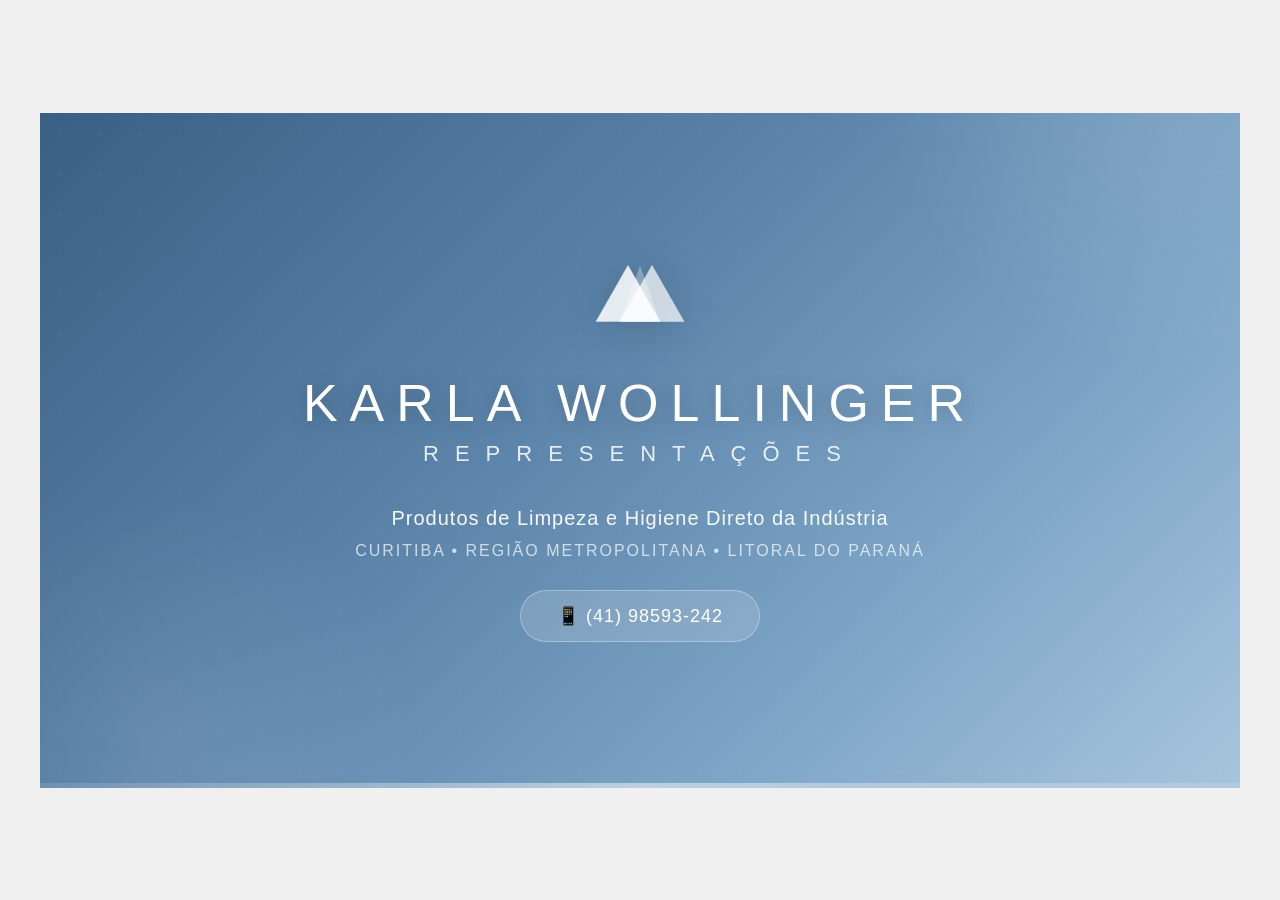
<file: imagens/banner-principal.html>
<!DOCTYPE html>
<html>
<head>
<meta charset="UTF-8">
<style>
* { margin: 0; padding: 0; box-sizing: border-box; }
body { display: flex; justify-content: center; align-items: center; min-height: 100vh; background: #f0f0f0; }
.card {
    width: 1200px;
    height: 675px;
    background: linear-gradient(135deg, #3a5f85 0%, #5a82a8 40%, #7ba3c5 70%, #a8c4dc 100%);
    position: relative;
    overflow: hidden;
    font-family: 'Segoe UI', Arial, sans-serif;
    display: flex;
    align-items: center;
    justify-content: center;
}
.card::before {
    content: '';
    position: absolute;
    top: -50%;
    right: -20%;
    width: 600px;
    height: 600px;
    background: radial-gradient(circle, rgba(255,255,255,0.12) 0%, transparent 70%);
    border-radius: 50%;
}
.card::after {
    content: '';
    position: absolute;
    bottom: -30%;
    left: -10%;
    width: 500px;
    height: 500px;
    background: radial-gradient(circle, rgba(255,255,255,0.08) 0%, transparent 70%);
    border-radius: 50%;
}
.pattern {
    position: absolute;
    inset: 0;
    background-image: url("data:image/svg+xml,%3Csvg width='40' height='40' viewBox='0 0 40 40' xmlns='http://www.w3.org/2000/svg'%3E%3Cg fill='%23ffffff' fill-opacity='0.04'%3E%3Ccircle cx='20' cy='20' r='1.5'/%3E%3C/g%3E%3C/svg%3E");
}
.content {
    position: relative;
    z-index: 2;
    text-align: center;
    color: white;
    padding: 60px;
}
.logo-icon {
    margin-bottom: 30px;
}
.logo-icon svg {
    filter: drop-shadow(0 4px 20px rgba(0,0,0,0.2));
}
h1 {
    font-size: 52px;
    font-weight: 300;
    letter-spacing: 12px;
    text-transform: uppercase;
    margin-bottom: 8px;
    text-shadow: 0 2px 20px rgba(0,0,0,0.2);
}
h2 {
    font-size: 22px;
    font-weight: 300;
    letter-spacing: 16px;
    text-transform: uppercase;
    opacity: 0.85;
    margin-bottom: 40px;
}
.tagline {
    font-size: 20px;
    font-weight: 400;
    opacity: 0.95;
    margin-bottom: 12px;
    letter-spacing: 1px;
}
.sub {
    font-size: 16px;
    opacity: 0.7;
    letter-spacing: 2px;
}
.bottom-bar {
    position: absolute;
    bottom: 0;
    left: 0;
    right: 0;
    height: 5px;
    background: linear-gradient(90deg, rgba(255,255,255,0.1), rgba(255,255,255,0.5), rgba(255,255,255,0.1));
}
.whatsapp {
    display: inline-flex;
    align-items: center;
    gap: 10px;
    margin-top: 30px;
    padding: 14px 36px;
    background: rgba(255,255,255,0.15);
    border: 1px solid rgba(255,255,255,0.3);
    border-radius: 50px;
    font-size: 18px;
    color: white;
    letter-spacing: 1px;
}
</style>
</head>
<body>
<div class="card">
    <div class="pattern"></div>
    <div class="content">
        <div class="logo-icon">
            <svg width="100" height="80" viewBox="0 0 120 100">
                <polygon points="45,8 85,78 5,78" fill="rgba(255,255,255,0.85)" stroke="rgba(255,255,255,0.4)" stroke-width="1"/>
                <polygon points="75,8 115,78 35,78" fill="rgba(255,255,255,0.7)" stroke="rgba(255,255,255,0.4)" stroke-width="1"/>
                <polygon points="60,8 85,78 35,78" fill="rgba(255,255,255,0.3)"/>
            </svg>
        </div>
        <h1>Karla Wollinger</h1>
        <h2>Representações</h2>
        <p class="tagline">Produtos de Limpeza e Higiene Direto da Indústria</p>
        <p class="sub">CURITIBA • REGIÃO METROPOLITANA • LITORAL DO PARANÁ</p>
        <div class="whatsapp">📱 (41) 98593-242</div>
    </div>
    <div class="bottom-bar"></div>
</div>
</body>
</html>
</file>
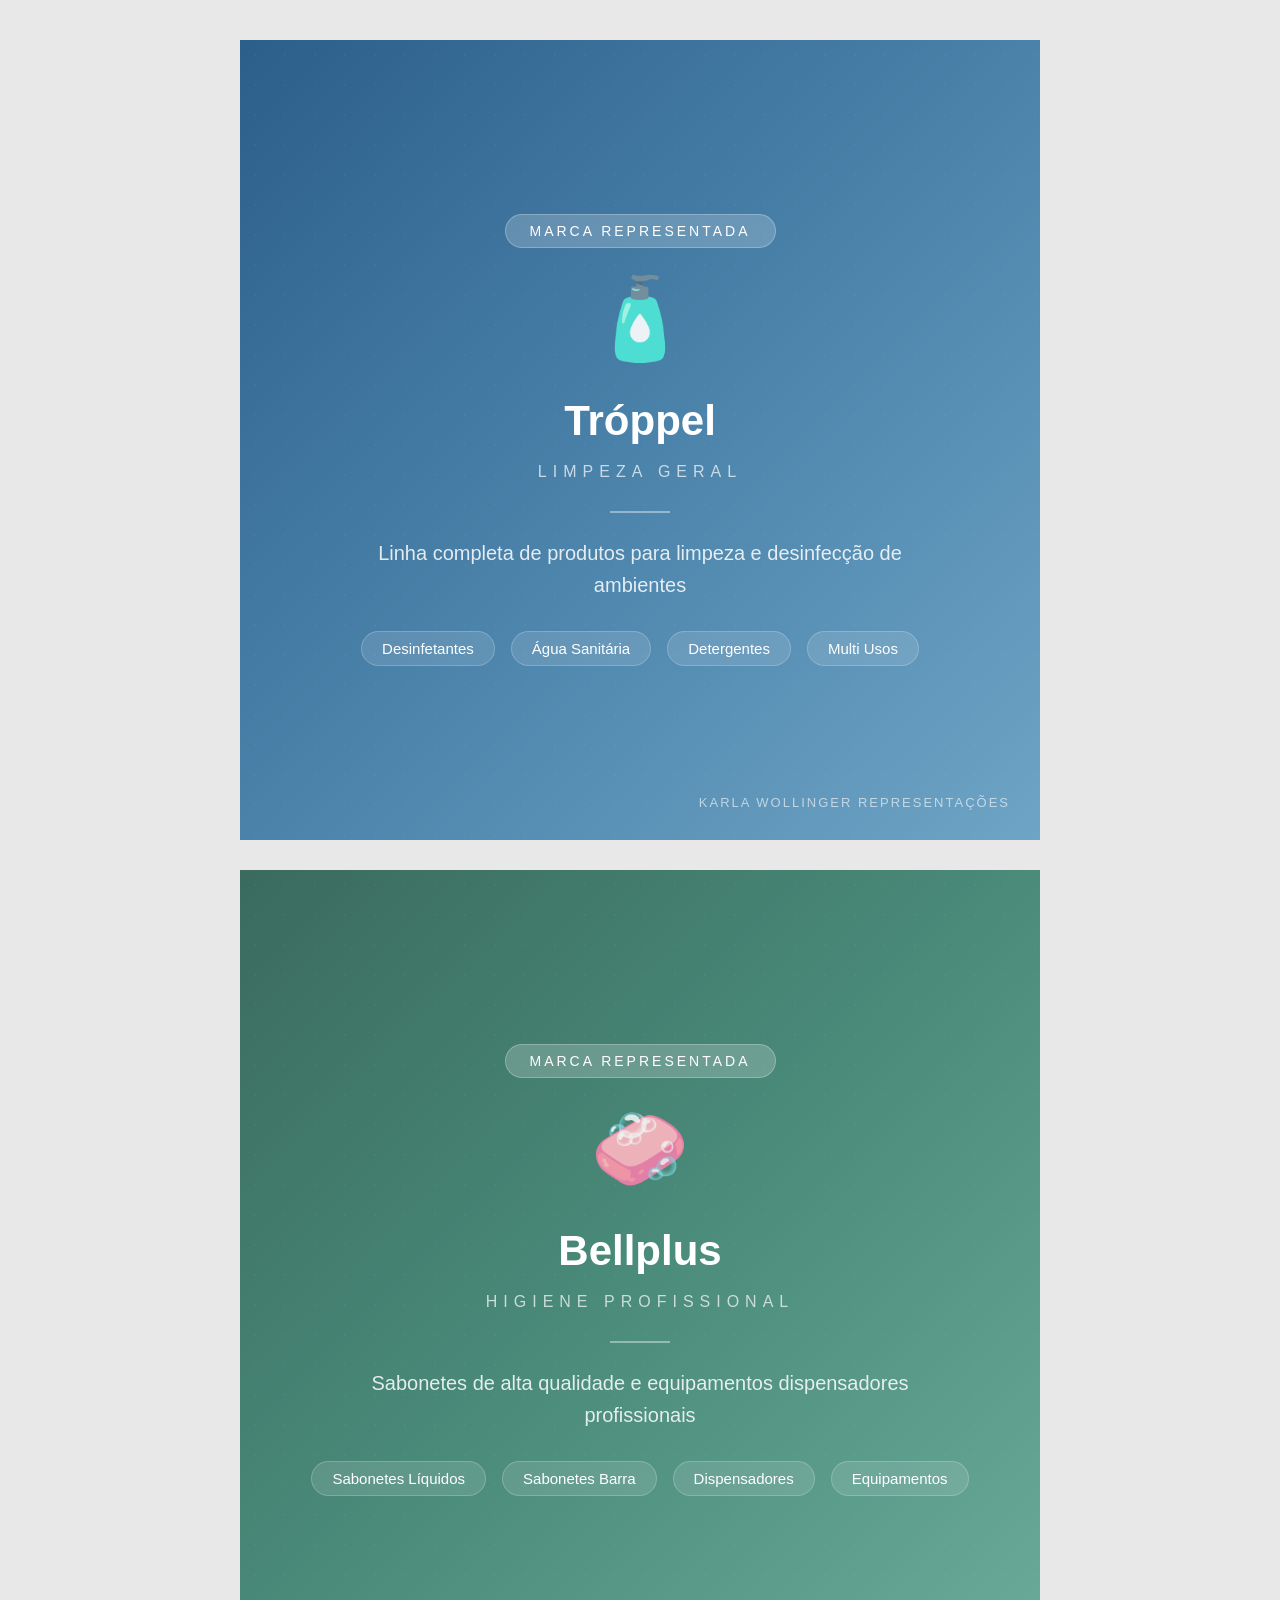
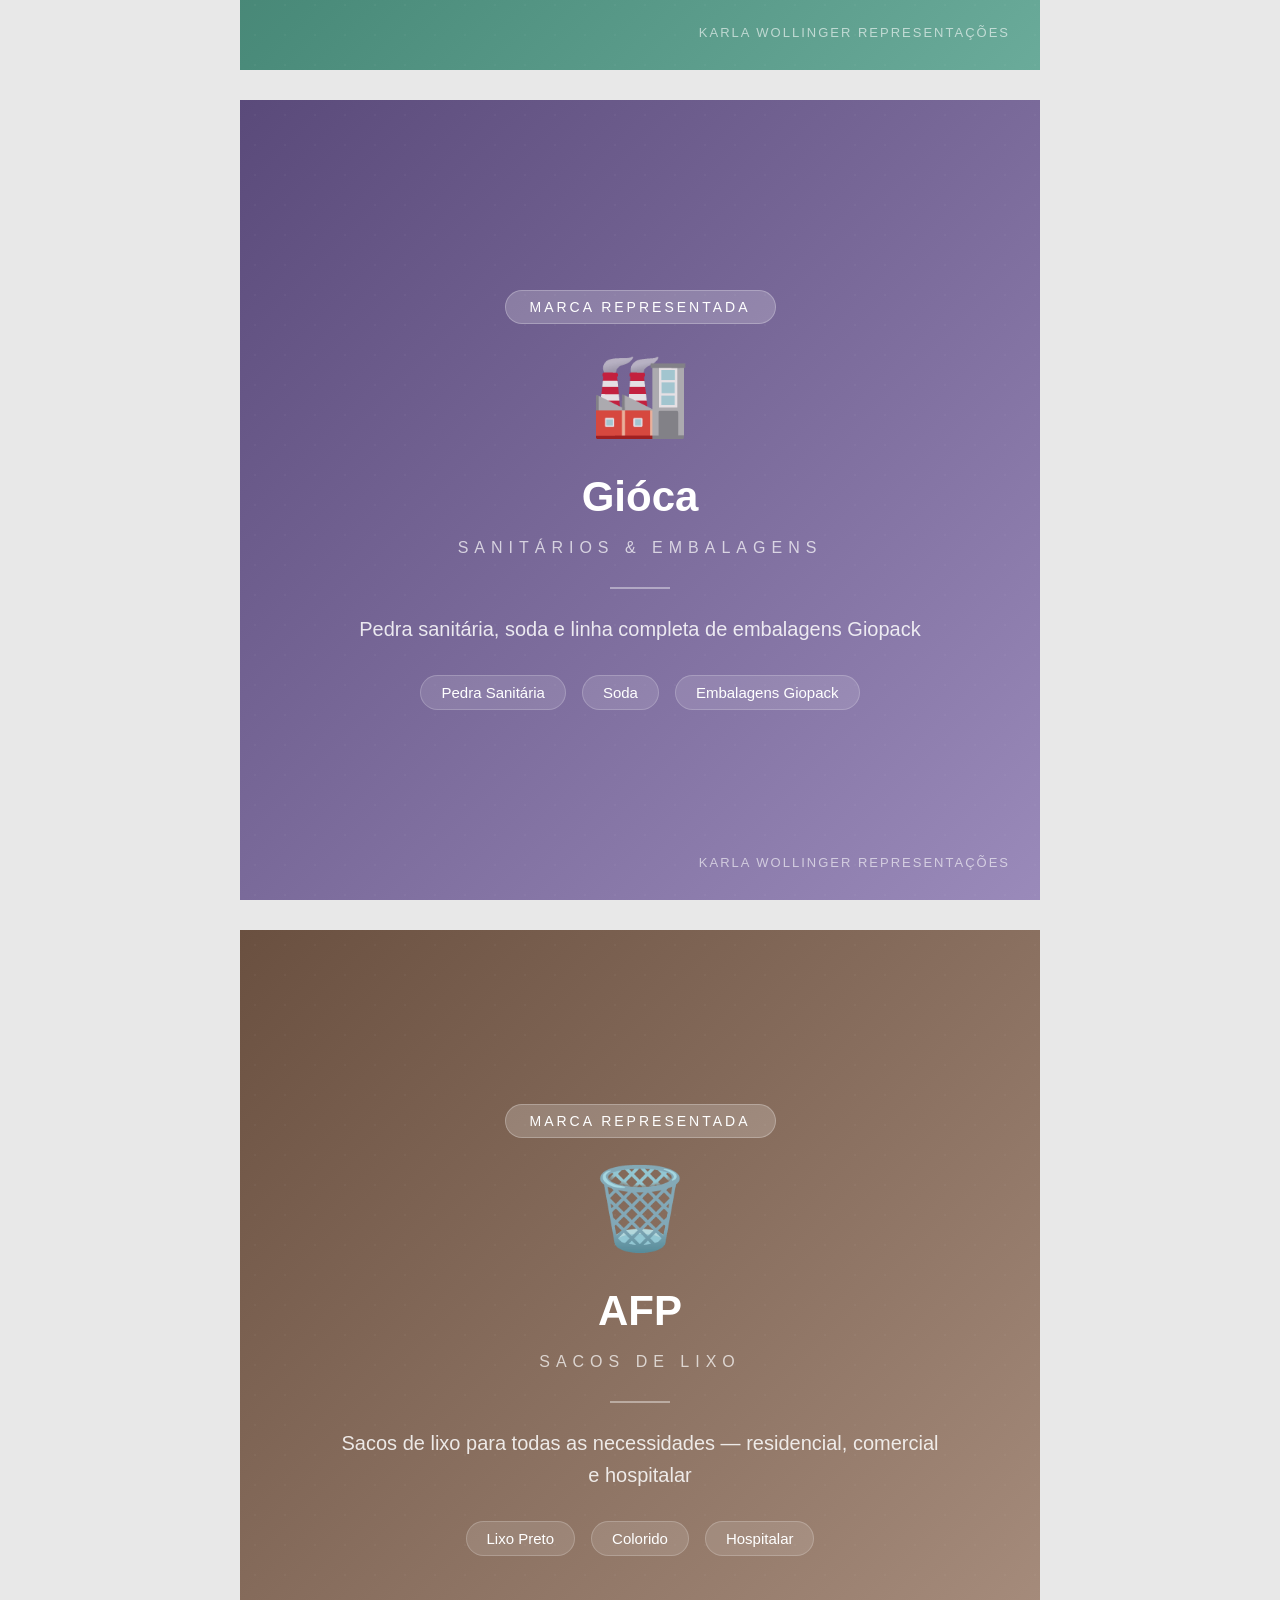
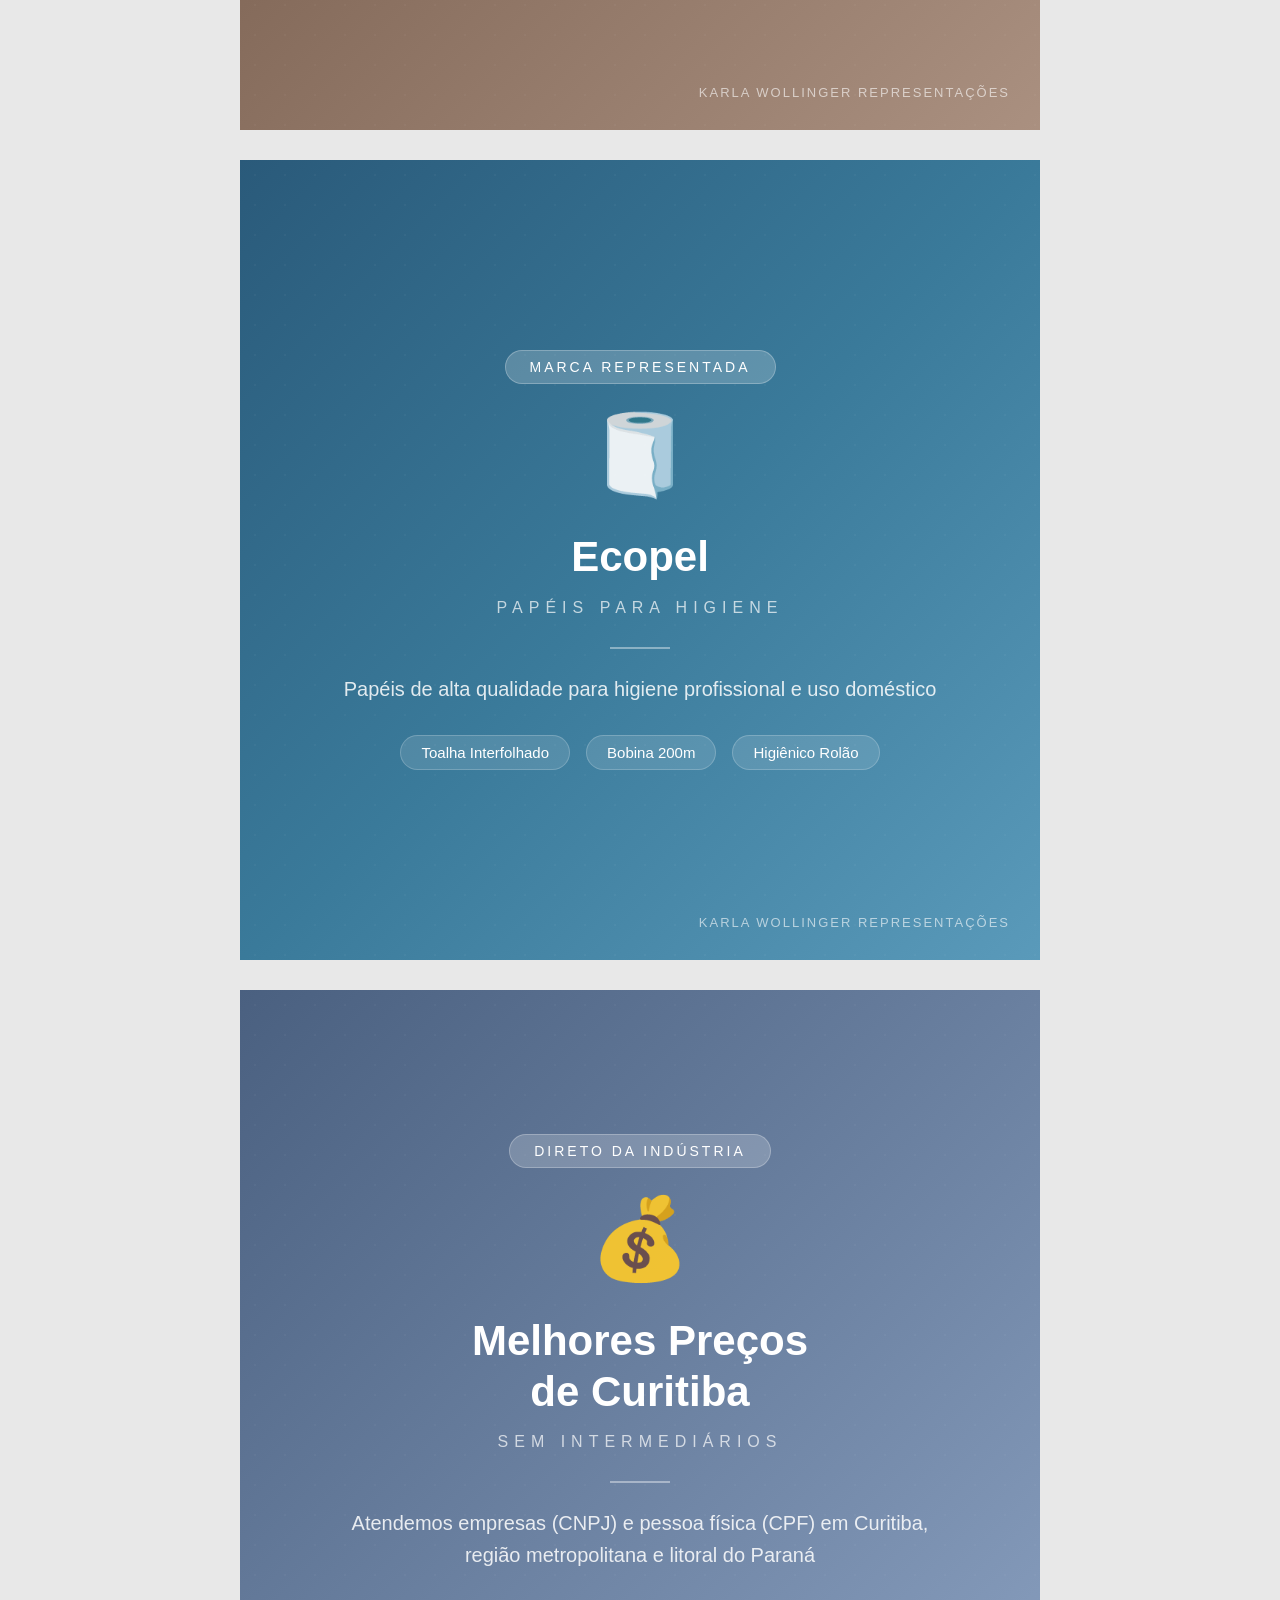
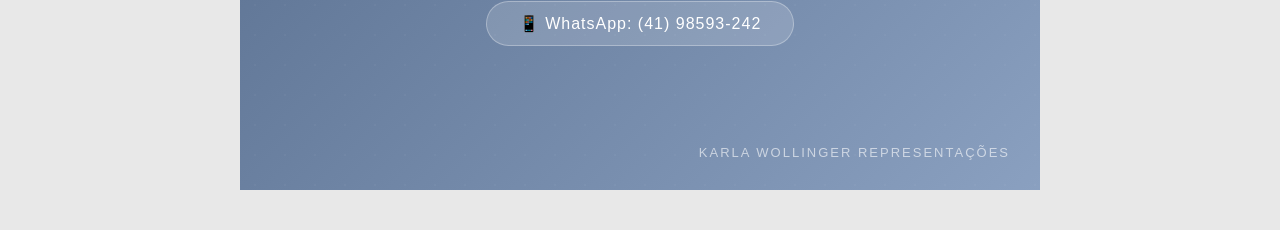
<file: imagens/cards-marcas.html>
<!DOCTYPE html>
<html>
<head>
<meta charset="UTF-8">
<style>
* { margin: 0; padding: 0; box-sizing: border-box; }
body { display: flex; flex-wrap: wrap; gap: 30px; justify-content: center; padding: 40px; background: #e8e8e8; font-family: 'Segoe UI', Arial, sans-serif; }
.card {
    width: 800px;
    height: 800px;
    border-radius: 0;
    position: relative;
    overflow: hidden;
    display: flex;
    flex-direction: column;
    align-items: center;
    justify-content: center;
    text-align: center;
    color: white;
}
.card::before {
    content: '';
    position: absolute;
    inset: 0;
    background-image: url("data:image/svg+xml,%3Csvg width='30' height='30' viewBox='0 0 30 30' xmlns='http://www.w3.org/2000/svg'%3E%3Cg fill='%23ffffff' fill-opacity='0.04'%3E%3Ccircle cx='15' cy='15' r='1'/%3E%3C/g%3E%3C/svg%3E");
}
.c1 { background: linear-gradient(135deg, #2c5f8a 0%, #4a82aa 50%, #6ea4c5 100%); }
.c2 { background: linear-gradient(135deg, #3a6b5e 0%, #4a8b7a 50%, #6aab9a 100%); }
.c3 { background: linear-gradient(135deg, #5a4a7a 0%, #7a6a9a 50%, #9a8aba 100%); }
.c4 { background: linear-gradient(135deg, #6a5040 0%, #8a7060 50%, #aa9080 100%); }
.c5 { background: linear-gradient(135deg, #2a5a7a 0%, #3a7a9a 50%, #5a9aba 100%); }
.c6 { background: linear-gradient(135deg, #4a6080 0%, #6a80a0 50%, #8aa0c0 100%); }

.content { position: relative; z-index: 2; padding: 60px; }
.icon { font-size: 80px; margin-bottom: 30px; opacity: 0.9; }
.brand-tag {
    display: inline-block;
    padding: 8px 24px;
    background: rgba(255,255,255,0.2);
    border-radius: 50px;
    font-size: 14px;
    letter-spacing: 3px;
    text-transform: uppercase;
    margin-bottom: 24px;
    border: 1px solid rgba(255,255,255,0.25);
}
h2 {
    font-size: 42px;
    font-weight: 700;
    margin-bottom: 16px;
    line-height: 1.2;
}
p {
    font-size: 20px;
    opacity: 0.85;
    line-height: 1.6;
    max-width: 600px;
    margin: 0 auto 30px;
}
.badge {
    display: inline-block;
    padding: 12px 32px;
    background: rgba(255,255,255,0.15);
    border: 1px solid rgba(255,255,255,0.3);
    border-radius: 50px;
    font-size: 16px;
    letter-spacing: 1px;
}
.products {
    display: flex;
    gap: 16px;
    flex-wrap: wrap;
    justify-content: center;
    margin-top: 10px;
}
.products span {
    padding: 8px 20px;
    background: rgba(255,255,255,0.12);
    border-radius: 50px;
    font-size: 15px;
    border: 1px solid rgba(255,255,255,0.2);
}
.logo-mini {
    position: absolute;
    bottom: 30px;
    right: 30px;
    opacity: 0.6;
    font-size: 13px;
    letter-spacing: 2px;
}
.divider {
    width: 60px;
    height: 2px;
    background: rgba(255,255,255,0.4);
    margin: 0 auto 24px;
}

h3 { font-weight: 400; font-size: 16px; letter-spacing: 6px; margin-bottom: 30px; text-transform: uppercase; opacity: 0.7; }
</style>
</head>
<body>

<!-- CARD 1 - Tróppel -->
<div class="card c1">
    <div class="content">
        <div class="brand-tag">Marca Representada</div>
        <div class="icon">🧴</div>
        <h2>Tróppel</h2>
        <h3>Limpeza Geral</h3>
        <div class="divider"></div>
        <p>Linha completa de produtos para limpeza e desinfecção de ambientes</p>
        <div class="products">
            <span>Desinfetantes</span>
            <span>Água Sanitária</span>
            <span>Detergentes</span>
            <span>Multi Usos</span>
        </div>
    </div>
    <div class="logo-mini">KARLA WOLLINGER REPRESENTAÇÕES</div>
</div>

<!-- CARD 2 - Bellplus -->
<div class="card c2">
    <div class="content">
        <div class="brand-tag">Marca Representada</div>
        <div class="icon">🧼</div>
        <h2>Bellplus</h2>
        <h3>Higiene Profissional</h3>
        <div class="divider"></div>
        <p>Sabonetes de alta qualidade e equipamentos dispensadores profissionais</p>
        <div class="products">
            <span>Sabonetes Líquidos</span>
            <span>Sabonetes Barra</span>
            <span>Dispensadores</span>
            <span>Equipamentos</span>
        </div>
    </div>
    <div class="logo-mini">KARLA WOLLINGER REPRESENTAÇÕES</div>
</div>

<!-- CARD 3 - Gióca -->
<div class="card c3">
    <div class="content">
        <div class="brand-tag">Marca Representada</div>
        <div class="icon">🏭</div>
        <h2>Gióca</h2>
        <h3>Sanitários & Embalagens</h3>
        <div class="divider"></div>
        <p>Pedra sanitária, soda e linha completa de embalagens Giopack</p>
        <div class="products">
            <span>Pedra Sanitária</span>
            <span>Soda</span>
            <span>Embalagens Giopack</span>
        </div>
    </div>
    <div class="logo-mini">KARLA WOLLINGER REPRESENTAÇÕES</div>
</div>

<!-- CARD 4 - AFP -->
<div class="card c4">
    <div class="content">
        <div class="brand-tag">Marca Representada</div>
        <div class="icon">🗑️</div>
        <h2>AFP</h2>
        <h3>Sacos de Lixo</h3>
        <div class="divider"></div>
        <p>Sacos de lixo para todas as necessidades — residencial, comercial e hospitalar</p>
        <div class="products">
            <span>Lixo Preto</span>
            <span>Colorido</span>
            <span>Hospitalar</span>
        </div>
    </div>
    <div class="logo-mini">KARLA WOLLINGER REPRESENTAÇÕES</div>
</div>

<!-- CARD 5 - Ecopel -->
<div class="card c5">
    <div class="content">
        <div class="brand-tag">Marca Representada</div>
        <div class="icon">🧻</div>
        <h2>Ecopel</h2>
        <h3>Papéis para Higiene</h3>
        <div class="divider"></div>
        <p>Papéis de alta qualidade para higiene profissional e uso doméstico</p>
        <div class="products">
            <span>Toalha Interfolhado</span>
            <span>Bobina 200m</span>
            <span>Higiênico Rolão</span>
        </div>
    </div>
    <div class="logo-mini">KARLA WOLLINGER REPRESENTAÇÕES</div>
</div>

<!-- CARD 6 - Institucional -->
<div class="card c6">
    <div class="content">
        <div class="brand-tag">Direto da Indústria</div>
        <div class="icon">💰</div>
        <h2>Melhores Preços<br>de Curitiba</h2>
        <h3>Sem Intermediários</h3>
        <div class="divider"></div>
        <p>Atendemos empresas (CNPJ) e pessoa física (CPF) em Curitiba, região metropolitana e litoral do Paraná</p>
        <div class="badge">📱 WhatsApp: (41) 98593-242</div>
    </div>
    <div class="logo-mini">KARLA WOLLINGER REPRESENTAÇÕES</div>
</div>

</body>
</html>
</file>
<file: style.css>
/* ========================================
   KARLA WOLLINGER REPRESENTAÇÕES
   Paleta: Azul Lavanda / Prata / Branco
   ======================================== */

/* --- CSS Variables --- */
:root {
    --primary: #6b8db5;
    --primary-light: #8fb1d4;
    --primary-dark: #4a6f94;
    --primary-50: rgba(107, 141, 181, 0.05);
    --primary-100: rgba(107, 141, 181, 0.1);
    --primary-200: rgba(107, 141, 181, 0.2);
    --accent: #a8c0d8;
    --accent-light: #c5d8ea;
    --silver: #c0c8d4;
    --silver-light: #d4dce6;
    --bg: #f4f7fb;
    --bg-alt: #eaf0f7;
    --bg-card: #ffffff;
    --text: #2c3e57;
    --text-light: #5a7089;
    --text-muted: #8899ab;
    --white: #ffffff;
    --border: rgba(107, 141, 181, 0.15);
    --shadow-sm: 0 2px 8px rgba(44, 62, 87, 0.06);
    --shadow-md: 0 8px 30px rgba(44, 62, 87, 0.1);
    --shadow-lg: 0 20px 60px rgba(44, 62, 87, 0.15);
    --shadow-glow: 0 0 40px rgba(107, 141, 181, 0.3);
    --radius-sm: 8px;
    --radius-md: 16px;
    --radius-lg: 24px;
    --radius-xl: 32px;
    --transition: 0.3s cubic-bezier(0.4, 0, 0.2, 1);
    --font-main: 'Inter', -apple-system, sans-serif;
    --font-display: 'Space Grotesk', 'Inter', sans-serif;
}

/* --- Reset & Base --- */
*, *::before, *::after {
    margin: 0;
    padding: 0;
    box-sizing: border-box;
}

html {
    scroll-behavior: smooth;
    scroll-padding-top: 80px;
}

body {
    font-family: var(--font-main);
    background: var(--bg);
    color: var(--text);
    line-height: 1.6;
    overflow-x: hidden;
    -webkit-font-smoothing: antialiased;
}

img {
    max-width: 100%;
    height: auto;
}

a {
    text-decoration: none;
    color: inherit;
    transition: var(--transition);
}

ul {
    list-style: none;
}

.container {
    max-width: 1200px;
    margin: 0 auto;
    padding: 0 24px;
}

/* --- Loader --- */
#loader {
    position: fixed;
    top: 0;
    left: 0;
    width: 100%;
    height: 100%;
    background: linear-gradient(135deg, #e8eff7 0%, #f4f7fb 50%, #dce6f0 100%);
    z-index: 10000;
    display: flex;
    align-items: center;
    justify-content: center;
    transition: opacity 0.6s ease, visibility 0.6s ease;
}

#loader.hidden {
    opacity: 0;
    visibility: hidden;
}

.loader-content {
    text-align: center;
}

.loader-svg {
    width: 80px;
    height: 70px;
}

.triangle-path {
    stroke-dasharray: 300;
    stroke-dashoffset: 300;
    animation: drawTriangle 1.5s ease-in-out infinite;
}

.triangle-path-inner {
    stroke-dasharray: 200;
    stroke-dashoffset: 200;
    animation: drawTriangle 1.5s ease-in-out 0.3s infinite;
}

@keyframes drawTriangle {
    0% { stroke-dashoffset: 300; opacity: 0.3; }
    50% { stroke-dashoffset: 0; opacity: 1; }
    100% { stroke-dashoffset: -300; opacity: 0.3; }
}

/* --- Navigation --- */
#navbar {
    position: fixed;
    top: 0;
    left: 0;
    width: 100%;
    z-index: 1000;
    padding: 16px 0;
    transition: var(--transition);
    background: transparent;
}

#navbar.scrolled {
    background: rgba(244, 247, 251, 0.92);
    backdrop-filter: blur(20px);
    -webkit-backdrop-filter: blur(20px);
    padding: 10px 0;
    box-shadow: var(--shadow-sm);
    border-bottom: 1px solid var(--border);
}

.nav-container {
    max-width: 1200px;
    margin: 0 auto;
    padding: 0 24px;
    display: flex;
    align-items: center;
    justify-content: space-between;
}

.nav-logo-img {
    height: 45px;
    width: auto;
    transition: var(--transition);
}

#navbar.scrolled .nav-logo-img {
    height: 38px;
}

.nav-menu {
    display: flex;
    gap: 8px;
}

.nav-link {
    padding: 8px 16px;
    border-radius: var(--radius-sm);
    font-size: 0.9rem;
    font-weight: 500;
    color: var(--text);
    position: relative;
    transition: var(--transition);
}

.nav-link:hover,
.nav-link.active {
    color: var(--primary);
    background: var(--primary-100);
}

.nav-cta {
    display: inline-flex;
    align-items: center;
    gap: 8px;
    padding: 10px 24px;
    background: linear-gradient(135deg, #25d366 0%, #128c7e 100%);
    color: white;
    border-radius: 50px;
    font-size: 0.9rem;
    font-weight: 600;
    transition: var(--transition);
    box-shadow: 0 4px 15px rgba(37, 211, 102, 0.35);
}

.nav-cta:hover {
    transform: translateY(-2px);
    box-shadow: 0 6px 20px rgba(37, 211, 102, 0.5);
}

.nav-toggle {
    display: none;
    flex-direction: column;
    gap: 5px;
    background: none;
    border: none;
    cursor: pointer;
    padding: 8px;
    z-index: 1001;
}

.nav-toggle span {
    width: 24px;
    height: 2px;
    background: var(--text);
    border-radius: 2px;
    transition: var(--transition);
}

.nav-toggle.active span:nth-child(1) {
    transform: rotate(45deg) translate(5px, 5px);
}

.nav-toggle.active span:nth-child(2) {
    opacity: 0;
}

.nav-toggle.active span:nth-child(3) {
    transform: rotate(-45deg) translate(5px, -5px);
}

/* --- Hero Section --- */
#hero {
    position: relative;
    min-height: 100vh;
    display: flex;
    align-items: center;
    justify-content: center;
    overflow: hidden;
}

.hero-bg {
    position: absolute;
    inset: 0;
    z-index: 0;
}

.hero-gradient {
    position: absolute;
    inset: 0;
    background: 
        radial-gradient(ellipse at 20% 50%, rgba(107, 141, 181, 0.15) 0%, transparent 60%),
        radial-gradient(ellipse at 80% 20%, rgba(168, 192, 216, 0.2) 0%, transparent 50%),
        radial-gradient(ellipse at 50% 80%, rgba(107, 141, 181, 0.1) 0%, transparent 60%),
        linear-gradient(180deg, #e8eff7 0%, #f4f7fb 40%, #dce6f0 100%);
}

.hero-particles {
    position: absolute;
    inset: 0;
    overflow: hidden;
}

.particle {
    position: absolute;
    border-radius: 50%;
    background: radial-gradient(circle, rgba(107, 141, 181, 0.3), transparent);
    animation: floatParticle linear infinite;
    pointer-events: none;
}

@keyframes floatParticle {
    0% { transform: translateY(100vh) scale(0); opacity: 0; }
    10% { opacity: 1; }
    90% { opacity: 1; }
    100% { transform: translateY(-10vh) scale(1); opacity: 0; }
}

.hero-content {
    position: relative;
    z-index: 1;
    text-align: center;
    padding: 120px 24px 80px;
    max-width: 900px;
}

.hero-badge {
    display: inline-flex;
    align-items: center;
    gap: 8px;
    padding: 8px 20px;
    background: var(--white);
    border: 1px solid var(--border);
    border-radius: 50px;
    font-size: 0.85rem;
    font-weight: 600;
    color: var(--primary);
    margin-bottom: 32px;
    box-shadow: var(--shadow-sm);
    animation: fadeInDown 0.8s ease-out;
}

.hero-badge i {
    font-size: 1rem;
}

#hero h1 {
    font-family: var(--font-display);
    font-size: clamp(2.5rem, 6vw, 4.2rem);
    font-weight: 800;
    line-height: 1.15;
    margin-bottom: 24px;
    color: var(--text);
}

.hero-line {
    display: block;
}

.hero-line.highlight {
    background: linear-gradient(135deg, var(--primary) 0%, var(--primary-dark) 100%);
    -webkit-background-clip: text;
    -webkit-text-fill-color: transparent;
    background-clip: text;
}

#hero h1 em {
    font-style: normal;
    position: relative;
}

#hero h1 em::after {
    content: '';
    position: absolute;
    bottom: 2px;
    left: 0;
    width: 100%;
    height: 8px;
    background: var(--primary-200);
    border-radius: 4px;
    z-index: -1;
}

.hero-subtitle {
    font-size: 1.15rem;
    color: var(--text-light);
    max-width: 650px;
    margin: 0 auto 40px;
    line-height: 1.7;
}

.hero-actions {
    display: flex;
    gap: 16px;
    justify-content: center;
    flex-wrap: wrap;
    margin-bottom: 60px;
}

/* --- Buttons --- */
.btn {
    display: inline-flex;
    align-items: center;
    gap: 10px;
    padding: 14px 32px;
    border-radius: 50px;
    font-size: 1rem;
    font-weight: 600;
    cursor: pointer;
    border: none;
    transition: var(--transition);
    font-family: var(--font-main);
}

.btn-primary {
    background: linear-gradient(135deg, #25d366 0%, #128c7e 100%);
    color: white;
    box-shadow: 0 4px 20px rgba(37, 211, 102, 0.35);
}

.btn-primary:hover {
    transform: translateY(-3px);
    box-shadow: 0 8px 30px rgba(37, 211, 102, 0.5);
}

.btn-outline {
    background: var(--white);
    color: var(--primary);
    border: 2px solid var(--primary-200);
    box-shadow: var(--shadow-sm);
}

.btn-outline:hover {
    background: var(--primary);
    color: var(--white);
    border-color: var(--primary);
    transform: translateY(-3px);
    box-shadow: var(--shadow-md);
}

.btn-lg {
    padding: 16px 36px;
    font-size: 1.05rem;
}

.btn-full {
    width: 100%;
    justify-content: center;
}

/* --- Hero Stats --- */
.hero-stats {
    display: flex;
    align-items: center;
    justify-content: center;
    gap: 40px;
    padding: 30px 40px;
    background: rgba(255, 255, 255, 0.7);
    backdrop-filter: blur(10px);
    border-radius: var(--radius-lg);
    border: 1px solid var(--border);
    box-shadow: var(--shadow-md);
}

.stat {
    text-align: center;
}

.stat-number {
    font-family: var(--font-display);
    font-size: 2.2rem;
    font-weight: 800;
    color: var(--primary);
    line-height: 1;
}

.stat-plus {
    font-family: var(--font-display);
    font-size: 1.5rem;
    font-weight: 800;
    color: var(--primary);
}

.stat-icon {
    font-size: 2rem;
    color: var(--primary);
}

.stat-label {
    display: block;
    font-size: 0.8rem;
    color: var(--text-muted);
    margin-top: 4px;
    font-weight: 500;
}

.stat-divider {
    width: 1px;
    height: 50px;
    background: var(--border);
}

/* --- Hero Scroll --- */
.hero-scroll {
    position: absolute;
    bottom: 30px;
    left: 50%;
    transform: translateX(-50%);
    z-index: 2;
}

.hero-scroll a {
    display: block;
    width: 28px;
    height: 44px;
    border: 2px solid var(--silver);
    border-radius: 14px;
    position: relative;
}

.hero-scroll a span {
    position: absolute;
    top: 8px;
    left: 50%;
    width: 4px;
    height: 4px;
    margin-left: -2px;
    background: var(--primary);
    border-radius: 50%;
    animation: scrollBounce 2s infinite;
}

@keyframes scrollBounce {
    0%, 20%, 50%, 80%, 100% { transform: translateY(0); opacity: 1; }
    40% { transform: translateY(16px); opacity: 0; }
}

/* --- Sections Common --- */
section {
    padding: 100px 0;
}

.section-tag {
    display: inline-block;
    padding: 6px 16px;
    background: var(--primary-100);
    color: var(--primary);
    border-radius: 50px;
    font-size: 0.8rem;
    font-weight: 600;
    text-transform: uppercase;
    letter-spacing: 1px;
    margin-bottom: 16px;
}

.section-header {
    text-align: center;
    max-width: 600px;
    margin: 0 auto 60px;
}

.section-header h2 {
    font-family: var(--font-display);
    font-size: clamp(2rem, 4vw, 2.8rem);
    font-weight: 800;
    color: var(--text);
    margin-bottom: 16px;
}

.text-gradient {
    background: linear-gradient(135deg, var(--primary) 0%, var(--primary-dark) 100%);
    -webkit-background-clip: text;
    -webkit-text-fill-color: transparent;
    background-clip: text;
}

.section-subtitle {
    color: var(--text-light);
    font-size: 1.05rem;
}

/* --- Sobre Section --- */
#sobre {
    background: var(--white);
}

.sobre-grid {
    display: grid;
    grid-template-columns: 1fr 1fr;
    gap: 80px;
    align-items: start;
}

/* --- Sobre Foto --- */
.sobre-foto-wrap {
    position: relative;
    margin-bottom: 30px;
}

.sobre-foto {
    width: 100%;
    max-width: 420px;
    height: auto;
    border-radius: var(--radius-lg);
    object-fit: cover;
    box-shadow: var(--shadow-lg);
    border: 4px solid var(--white);
    outline: 1px solid var(--border);
}

.sobre-foto-badge {
    position: absolute;
    bottom: -14px;
    left: 24px;
    display: inline-flex;
    align-items: center;
    gap: 8px;
    padding: 10px 22px;
    background: linear-gradient(135deg, var(--primary), var(--primary-dark));
    color: var(--white);
    border-radius: 50px;
    font-size: 0.85rem;
    font-weight: 600;
    box-shadow: 0 4px 15px rgba(74, 111, 148, 0.4);
}

.sobre-foto-badge i {
    font-size: 0.9rem;
}

.sobre-card-stack {
    position: relative;
    height: 200px;
}

.sobre-card {
    position: absolute;
    padding: 28px 32px;
    background: var(--white);
    border-radius: var(--radius-md);
    box-shadow: var(--shadow-lg);
    display: flex;
    align-items: center;
    gap: 16px;
    font-weight: 600;
    font-size: 1.05rem;
    transition: var(--transition);
    border: 1px solid var(--border);
}

.sobre-card i {
    font-size: 1.5rem;
    color: var(--primary);
    width: 50px;
    height: 50px;
    display: flex;
    align-items: center;
    justify-content: center;
    background: var(--primary-100);
    border-radius: 12px;
    flex-shrink: 0;
}

.sobre-card.card-1 {
    top: 0;
    left: 0;
    z-index: 3;
    animation: floatCard 3s ease-in-out infinite;
}

.sobre-card.card-2 {
    top: 0;
    left: 220px;
    z-index: 2;
    animation: floatCard 3s ease-in-out 0.5s infinite;
}

.sobre-card.card-3 {
    top: 80px;
    left: 60px;
    z-index: 1;
    animation: floatCard 3s ease-in-out 1s infinite;
}

@keyframes floatCard {
    0%, 100% { transform: translateY(0); }
    50% { transform: translateY(-8px); }
}

.sobre-text h2 {
    font-family: var(--font-display);
    font-size: clamp(1.8rem, 3vw, 2.5rem);
    font-weight: 800;
    margin-bottom: 20px;
}

.sobre-desc {
    color: var(--text-light);
    font-size: 1.05rem;
    line-height: 1.8;
    margin-bottom: 32px;
}

.sobre-features {
    display: flex;
    flex-direction: column;
    gap: 20px;
}

.feature {
    display: flex;
    gap: 16px;
    align-items: flex-start;
}

.feature-icon {
    color: var(--primary);
    font-size: 1.3rem;
    margin-top: 2px;
    flex-shrink: 0;
}

.feature h4 {
    font-size: 1rem;
    margin-bottom: 4px;
    font-weight: 700;
}

.feature p {
    font-size: 0.9rem;
    color: var(--text-muted);
}

/* --- Vantagens Section --- */
#vantagens {
    background: var(--bg);
}

.vantagens-grid {
    display: grid;
    grid-template-columns: repeat(3, 1fr);
    gap: 24px;
}

.vantagem-card {
    padding: 40px 32px;
    background: var(--white);
    border-radius: var(--radius-md);
    border: 1px solid var(--border);
    transition: var(--transition);
    position: relative;
    overflow: hidden;
}

.vantagem-card::before {
    content: '';
    position: absolute;
    top: 0;
    left: 0;
    width: 100%;
    height: 3px;
    background: linear-gradient(90deg, var(--primary), var(--accent));
    transform: scaleX(0);
    transform-origin: left;
    transition: transform 0.4s ease;
}

.vantagem-card:hover::before {
    transform: scaleX(1);
}

.vantagem-card:hover {
    transform: translateY(-5px);
    box-shadow: var(--shadow-lg);
}

.vantagem-icon {
    width: 60px;
    height: 60px;
    background: linear-gradient(135deg, var(--primary-100), var(--primary-200));
    border-radius: 16px;
    display: flex;
    align-items: center;
    justify-content: center;
    font-size: 1.5rem;
    color: var(--primary);
    margin-bottom: 20px;
    transition: var(--transition);
}

.vantagem-card:hover .vantagem-icon {
    background: linear-gradient(135deg, var(--primary), var(--primary-dark));
    color: var(--white);
    transform: scale(1.1);
}

.vantagem-card h3 {
    font-family: var(--font-display);
    font-size: 1.2rem;
    font-weight: 700;
    margin-bottom: 12px;
}

.vantagem-card p {
    color: var(--text-light);
    font-size: 0.95rem;
    line-height: 1.6;
}

/* --- Marcas Section --- */
#marcas {
    background: var(--white);
}

.marcas-grid {
    display: grid;
    grid-template-columns: repeat(auto-fit, minmax(280px, 1fr));
    gap: 24px;
}

.marca-card {
    background: var(--bg);
    border-radius: var(--radius-md);
    border: 1px solid var(--border);
    overflow: hidden;
    transition: var(--transition);
    display: flex;
    flex-direction: column;
}

.marca-card:hover {
    transform: translateY(-5px);
    box-shadow: var(--shadow-lg);
    border-color: var(--primary-200);
}

.marca-header {
    padding: 28px 28px 0;
    display: flex;
    align-items: center;
    gap: 16px;
}

.marca-icon-wrap {
    width: 50px;
    height: 50px;
    background: linear-gradient(135deg, var(--primary), var(--primary-dark));
    border-radius: 14px;
    display: flex;
    align-items: center;
    justify-content: center;
    color: var(--white);
    font-size: 1.3rem;
    flex-shrink: 0;
}

.marca-header h3 {
    font-family: var(--font-display);
    font-size: 1.3rem;
    font-weight: 700;
}

.marca-body {
    padding: 20px 28px;
    flex: 1;
}

.marca-desc {
    color: var(--text-light);
    font-size: 0.9rem;
    margin-bottom: 16px;
    line-height: 1.6;
}

.marca-products {
    display: flex;
    flex-direction: column;
    gap: 8px;
}

.marca-products li {
    display: flex;
    align-items: center;
    gap: 10px;
    font-size: 0.9rem;
    color: var(--text);
    font-weight: 500;
}

.marca-products li i {
    color: var(--primary);
    font-size: 0.75rem;
}

.marca-cta {
    display: flex;
    align-items: center;
    justify-content: center;
    gap: 8px;
    padding: 16px 28px;
    background: var(--primary-50);
    color: var(--primary);
    font-weight: 600;
    font-size: 0.9rem;
    border-top: 1px solid var(--border);
    transition: var(--transition);
}

.marca-cta:hover {
    background: var(--primary);
    color: var(--white);
}

.marca-cta i {
    transition: transform 0.3s ease;
}

.marca-cta:hover i {
    transform: translateX(4px);
}

/* --- Produtos Section --- */
#produtos {
    background: var(--bg);
}

.filter-bar {
    display: flex;
    gap: 8px;
    justify-content: center;
    flex-wrap: wrap;
    margin-bottom: 40px;
}

.filter-btn {
    padding: 10px 24px;
    border: 1px solid var(--border);
    border-radius: 50px;
    background: var(--white);
    color: var(--text-light);
    font-size: 0.9rem;
    font-weight: 500;
    cursor: pointer;
    transition: var(--transition);
    font-family: var(--font-main);
}

.filter-btn:hover,
.filter-btn.active {
    background: var(--primary);
    color: var(--white);
    border-color: var(--primary);
}

.produtos-grid {
    display: grid;
    grid-template-columns: repeat(auto-fill, minmax(200px, 1fr));
    gap: 20px;
}

.produto-card {
    background: var(--white);
    border-radius: var(--radius-md);
    border: 1px solid var(--border);
    overflow: hidden;
    transition: var(--transition);
    cursor: pointer;
}

.produto-card:hover {
    transform: translateY(-5px);
    box-shadow: var(--shadow-md);
    border-color: var(--primary-200);
}

.produto-card.hidden {
    display: none;
}

.produto-img {
    height: 120px;
    display: flex;
    align-items: center;
    justify-content: center;
    background: linear-gradient(135deg, var(--primary-50), var(--primary-100));
    font-size: 2.5rem;
    color: var(--primary);
    transition: var(--transition);
}

.produto-card:hover .produto-img {
    background: linear-gradient(135deg, var(--primary-100), var(--primary-200));
}

.produto-card:hover .produto-img i {
    transform: scale(1.15);
    transition: var(--transition);
}

.produto-info {
    padding: 16px 20px;
}

.produto-marca {
    font-size: 0.72rem;
    font-weight: 600;
    text-transform: uppercase;
    letter-spacing: 1px;
    color: var(--primary);
    background: var(--primary-100);
    padding: 3px 10px;
    border-radius: 50px;
    display: inline-block;
    margin-bottom: 8px;
}

.produto-info h4 {
    font-size: 0.95rem;
    font-weight: 700;
    margin-bottom: 4px;
}

.produto-info p {
    font-size: 0.8rem;
    color: var(--text-muted);
}

/* --- CTA Banner --- */
#cta-banner {
    padding: 80px 0;
    background: linear-gradient(135deg, var(--primary-dark) 0%, var(--primary) 50%, var(--accent) 100%);
    position: relative;
    overflow: hidden;
}

#cta-banner::before {
    content: '';
    position: absolute;
    inset: 0;
    background: url("data:image/svg+xml,%3Csvg width='60' height='60' viewBox='0 0 60 60' xmlns='http://www.w3.org/2000/svg'%3E%3Cg fill='none' fill-rule='evenodd'%3E%3Cg fill='%23ffffff' fill-opacity='0.05'%3E%3Ccircle cx='30' cy='30' r='2'/%3E%3C/g%3E%3C/g%3E%3C/svg%3E");
}

.cta-content {
    position: relative;
    display: flex;
    align-items: center;
    justify-content: space-between;
    gap: 40px;
    flex-wrap: wrap;
}

.cta-text h2 {
    font-family: var(--font-display);
    font-size: clamp(1.8rem, 3vw, 2.5rem);
    font-weight: 800;
    color: var(--white);
    margin-bottom: 8px;
}

.cta-text p {
    color: rgba(255, 255, 255, 0.85);
    font-size: 1.1rem;
}

.cta-btn {
    white-space: nowrap;
    background: var(--white) !important;
    color: #25d366 !important;
    box-shadow: 0 4px 20px rgba(0, 0, 0, 0.15) !important;
    font-size: 1.1rem;
}

.cta-btn:hover {
    transform: translateY(-3px) scale(1.02) !important;
    box-shadow: 0 8px 30px rgba(0, 0, 0, 0.25) !important;
}

/* --- Contato Section --- */
#contato {
    background: var(--white);
}

.contato-grid {
    display: grid;
    grid-template-columns: 1fr 1fr;
    gap: 60px;
    align-items: start;
}

.contato-info {
    display: flex;
    flex-direction: column;
    gap: 16px;
}

.contato-card {
    display: flex;
    align-items: center;
    gap: 16px;
    padding: 20px 24px;
    background: var(--bg);
    border-radius: var(--radius-md);
    border: 1px solid var(--border);
    transition: var(--transition);
}

.contato-card:hover {
    border-color: var(--primary-200);
    box-shadow: var(--shadow-sm);
}

.contato-icon {
    width: 48px;
    height: 48px;
    background: linear-gradient(135deg, var(--primary), var(--primary-dark));
    border-radius: 12px;
    display: flex;
    align-items: center;
    justify-content: center;
    color: var(--white);
    font-size: 1.2rem;
    flex-shrink: 0;
}

.contato-card h4 {
    font-size: 0.85rem;
    color: var(--text-muted);
    font-weight: 500;
    margin-bottom: 2px;
}

.contato-card a,
.contato-card p {
    font-size: 0.95rem;
    font-weight: 600;
    color: var(--text);
}

.contato-card a:hover {
    color: var(--primary);
}

.contato-map {
    margin-top: 8px;
    border-radius: var(--radius-md);
    overflow: hidden;
    border: 1px solid var(--border);
}

/* --- Contact Form --- */
.contato-form-wrap {
    position: sticky;
    top: 100px;
}

.contato-form {
    background: var(--bg);
    padding: 40px;
    border-radius: var(--radius-lg);
    border: 1px solid var(--border);
    box-shadow: var(--shadow-md);
}

.contato-form h3 {
    font-family: var(--font-display);
    font-size: 1.5rem;
    font-weight: 700;
    margin-bottom: 8px;
}

.contato-form > p {
    color: var(--text-muted);
    font-size: 0.9rem;
    margin-bottom: 28px;
}

.form-group {
    margin-bottom: 20px;
}

.form-group label {
    display: block;
    font-size: 0.85rem;
    font-weight: 600;
    color: var(--text);
    margin-bottom: 8px;
}

.form-group input,
.form-group select,
.form-group textarea {
    width: 100%;
    padding: 12px 16px;
    border: 1px solid var(--border);
    border-radius: var(--radius-sm);
    font-size: 0.95rem;
    font-family: var(--font-main);
    color: var(--text);
    background: var(--white);
    transition: var(--transition);
    outline: none;
}

.form-group input:focus,
.form-group select:focus,
.form-group textarea:focus {
    border-color: var(--primary);
    box-shadow: 0 0 0 3px var(--primary-100);
}

.form-group textarea {
    resize: vertical;
    min-height: 100px;
}

.form-row {
    display: grid;
    grid-template-columns: 1fr 1fr;
    gap: 16px;
}

/* --- Regiões Section --- */
#regioes {
    background: var(--white);
}

.regioes-grid {
    display: grid;
    grid-template-columns: repeat(3, 1fr);
    gap: 24px;
    margin-bottom: 48px;
}

.regiao-card {
    padding: 32px 28px;
    background: var(--bg);
    border-radius: var(--radius-md);
    border: 1px solid var(--border);
    transition: var(--transition);
    text-align: center;
}

.regiao-card:hover {
    transform: translateY(-4px);
    box-shadow: var(--shadow-md);
    border-color: var(--primary-200);
}

.regiao-icon {
    width: 56px;
    height: 56px;
    background: linear-gradient(135deg, var(--primary), var(--primary-dark));
    border-radius: 14px;
    display: flex;
    align-items: center;
    justify-content: center;
    color: var(--white);
    font-size: 1.3rem;
    margin: 0 auto 16px;
}

.regiao-card h3 {
    font-family: var(--font-display);
    font-size: 1.2rem;
    font-weight: 700;
    margin-bottom: 10px;
}

.regiao-card p {
    color: var(--text-light);
    font-size: 0.9rem;
    line-height: 1.6;
}

.regioes-seo-text {
    max-width: 900px;
    margin: 0 auto;
    padding: 40px;
    background: var(--bg);
    border-radius: var(--radius-lg);
    border: 1px solid var(--border);
}

.regioes-seo-text h3 {
    font-family: var(--font-display);
    font-size: 1.3rem;
    font-weight: 700;
    margin-bottom: 16px;
    color: var(--text);
}

.regioes-seo-text p {
    color: var(--text-light);
    font-size: 0.95rem;
    line-height: 1.8;
    margin-bottom: 12px;
}

.regioes-seo-text p:last-child {
    margin-bottom: 0;
}

/* --- FAQ Section --- */
#faq {
    background: var(--bg);
}

.faq-grid {
    max-width: 800px;
    margin: 0 auto;
    display: flex;
    flex-direction: column;
    gap: 12px;
}

.faq-item {
    background: var(--white);
    border: 1px solid var(--border);
    border-radius: var(--radius-md);
    overflow: hidden;
    transition: var(--transition);
}

.faq-item:hover {
    border-color: var(--primary-200);
    box-shadow: var(--shadow-sm);
}

.faq-item[open] {
    border-color: var(--primary);
    box-shadow: var(--shadow-md);
}

.faq-item summary {
    padding: 20px 24px;
    font-size: 1.05rem;
    font-weight: 600;
    color: var(--text);
    cursor: pointer;
    display: flex;
    align-items: center;
    justify-content: space-between;
    list-style: none;
    transition: var(--transition);
    gap: 16px;
}

.faq-item summary::-webkit-details-marker {
    display: none;
}

.faq-item summary::after {
    content: '+';
    font-size: 1.5rem;
    font-weight: 300;
    color: var(--primary);
    flex-shrink: 0;
    transition: transform 0.3s ease;
    width: 24px;
    text-align: center;
}

.faq-item[open] summary::after {
    content: '−';
    transform: rotate(180deg);
}

.faq-item[open] summary {
    color: var(--primary);
    background: var(--primary-50);
}

.faq-answer {
    padding: 0 24px 20px;
    animation: faqSlide 0.3s ease-out;
}

.faq-answer p {
    color: var(--text-light);
    font-size: 0.95rem;
    line-height: 1.8;
}

@keyframes faqSlide {
    from { opacity: 0; transform: translateY(-8px); }
    to { opacity: 1; transform: translateY(0); }
}

/* --- Footer --- */
#footer {
    background: var(--text);
    color: rgba(255, 255, 255, 0.7);
    padding: 60px 0 0;
}

.footer-main {
    display: grid;
    grid-template-columns: 2fr 1fr 1fr 1fr;
    gap: 40px;
    padding-bottom: 40px;
    border-bottom: 1px solid rgba(255, 255, 255, 0.1);
}

.footer-logo {
    height: 50px;
    width: auto;
    margin-bottom: 16px;
    filter: brightness(2);
}

.footer-brand p {
    font-size: 0.9rem;
    line-height: 1.7;
    margin-bottom: 20px;
}

.footer-social {
    display: flex;
    gap: 12px;
}

.footer-social a {
    width: 40px;
    height: 40px;
    border-radius: 10px;
    background: rgba(255, 255, 255, 0.1);
    display: flex;
    align-items: center;
    justify-content: center;
    font-size: 1.2rem;
    transition: var(--transition);
}

.footer-social a:hover {
    background: #25d366;
    color: white;
    transform: translateY(-2px);
}

.footer-links h4 {
    color: var(--white);
    font-size: 0.95rem;
    font-weight: 700;
    margin-bottom: 20px;
}

.footer-links ul {
    display: flex;
    flex-direction: column;
    gap: 10px;
}

.footer-links a,
.footer-links li {
    font-size: 0.9rem;
    transition: var(--transition);
    display: flex;
    align-items: center;
    gap: 8px;
}

.footer-links a:hover {
    color: var(--white);
    transform: translateX(4px);
}

.footer-bottom {
    padding: 24px 0;
    text-align: center;
    font-size: 0.85rem;
}

/* --- WhatsApp Float --- */
.whatsapp-float {
    position: fixed;
    bottom: 24px;
    right: 24px;
    width: 60px;
    height: 60px;
    background: #25d366;
    border-radius: 50%;
    display: flex;
    align-items: center;
    justify-content: center;
    color: white;
    font-size: 1.8rem;
    box-shadow: 0 4px 20px rgba(37, 211, 102, 0.45);
    z-index: 999;
    transition: var(--transition);
    animation: pulseWhatsapp 2s infinite;
}

.whatsapp-float:hover {
    transform: scale(1.1);
    box-shadow: 0 6px 30px rgba(37, 211, 102, 0.6);
}

.whatsapp-tooltip {
    position: absolute;
    right: 72px;
    background: var(--white);
    color: var(--text);
    padding: 8px 16px;
    border-radius: 8px;
    font-size: 0.85rem;
    font-weight: 600;
    white-space: nowrap;
    box-shadow: var(--shadow-md);
    opacity: 0;
    transform: translateX(10px);
    transition: var(--transition);
    pointer-events: none;
}

.whatsapp-float:hover .whatsapp-tooltip {
    opacity: 1;
    transform: translateX(0);
}

@keyframes pulseWhatsapp {
    0%, 100% { box-shadow: 0 4px 20px rgba(37, 211, 102, 0.45); }
    50% { box-shadow: 0 4px 20px rgba(37, 211, 102, 0.45), 0 0 0 15px rgba(37, 211, 102, 0.1); }
}

/* --- Animations (AOS-like with CSS) --- */
[data-aos] {
    opacity: 0;
    transition: opacity 0.6s ease, transform 0.6s ease;
}

[data-aos="fade-up"] {
    transform: translateY(30px);
}

[data-aos="fade-down"] {
    transform: translateY(-30px);
}

[data-aos="fade-right"] {
    transform: translateX(-30px);
}

[data-aos="fade-left"] {
    transform: translateX(30px);
}

[data-aos="zoom-in"] {
    transform: scale(0.9);
}

[data-aos].aos-animate {
    opacity: 1;
    transform: translate(0) scale(1);
}

@keyframes fadeInDown {
    from { opacity: 0; transform: translateY(-20px); }
    to { opacity: 1; transform: translateY(0); }
}

/* ========================================
   RESPONSIVE
   ======================================== */

@media (max-width: 1024px) {
    .sobre-grid {
        grid-template-columns: 1fr;
        gap: 40px;
    }

    .sobre-visual {
        display: block;
        text-align: center;
    }

    .sobre-foto {
        max-width: 320px;
    }

    .sobre-card-stack {
        display: none;
    }

    .contato-grid {
        grid-template-columns: 1fr;
    }

    .footer-main {
        grid-template-columns: 1fr 1fr;
    }

    .vantagens-grid {
        grid-template-columns: repeat(2, 1fr);
    }

    .regioes-grid {
        grid-template-columns: 1fr 1fr;
    }
}

@media (max-width: 768px) {
    section {
        padding: 70px 0;
    }

    .nav-menu {
        position: fixed;
        top: 0;
        right: -100%;
        width: 280px;
        height: 100vh;
        background: rgba(244, 247, 251, 0.98);
        backdrop-filter: blur(20px);
        flex-direction: column;
        padding: 100px 32px 32px;
        gap: 4px;
        transition: right 0.4s ease;
        box-shadow: -10px 0 30px rgba(0, 0, 0, 0.1);
    }

    .nav-menu.active {
        right: 0;
    }

    .nav-toggle {
        display: flex;
    }

    .nav-cta {
        display: none;
    }

    .hero-stats {
        flex-direction: column;
        gap: 20px;
        padding: 24px;
    }

    .stat-divider {
        width: 60px;
        height: 1px;
    }

    .vantagens-grid {
        grid-template-columns: 1fr;
    }

    .marcas-grid {
        grid-template-columns: 1fr;
    }

    .regioes-grid {
        grid-template-columns: 1fr;
    }

    .regioes-seo-text {
        padding: 24px;
    }

    .produtos-grid {
        grid-template-columns: repeat(2, 1fr);
    }

    .cta-content {
        flex-direction: column;
        text-align: center;
    }

    .form-row {
        grid-template-columns: 1fr;
    }

    .footer-main {
        grid-template-columns: 1fr;
        gap: 32px;
    }

    .contato-form {
        padding: 28px;
    }

    .filter-bar {
        gap: 6px;
    }

    .filter-btn {
        padding: 8px 16px;
        font-size: 0.8rem;
    }

    .hero-actions .btn {
        width: 100%;
        justify-content: center;
    }
}

@media (max-width: 480px) {
    .produtos-grid {
        grid-template-columns: 1fr;
    }

    #hero h1 {
        font-size: 2rem;
    }

    .hero-content {
        padding: 100px 16px 60px;
    }

    .contato-form {
        padding: 20px;
    }
}
</file>
